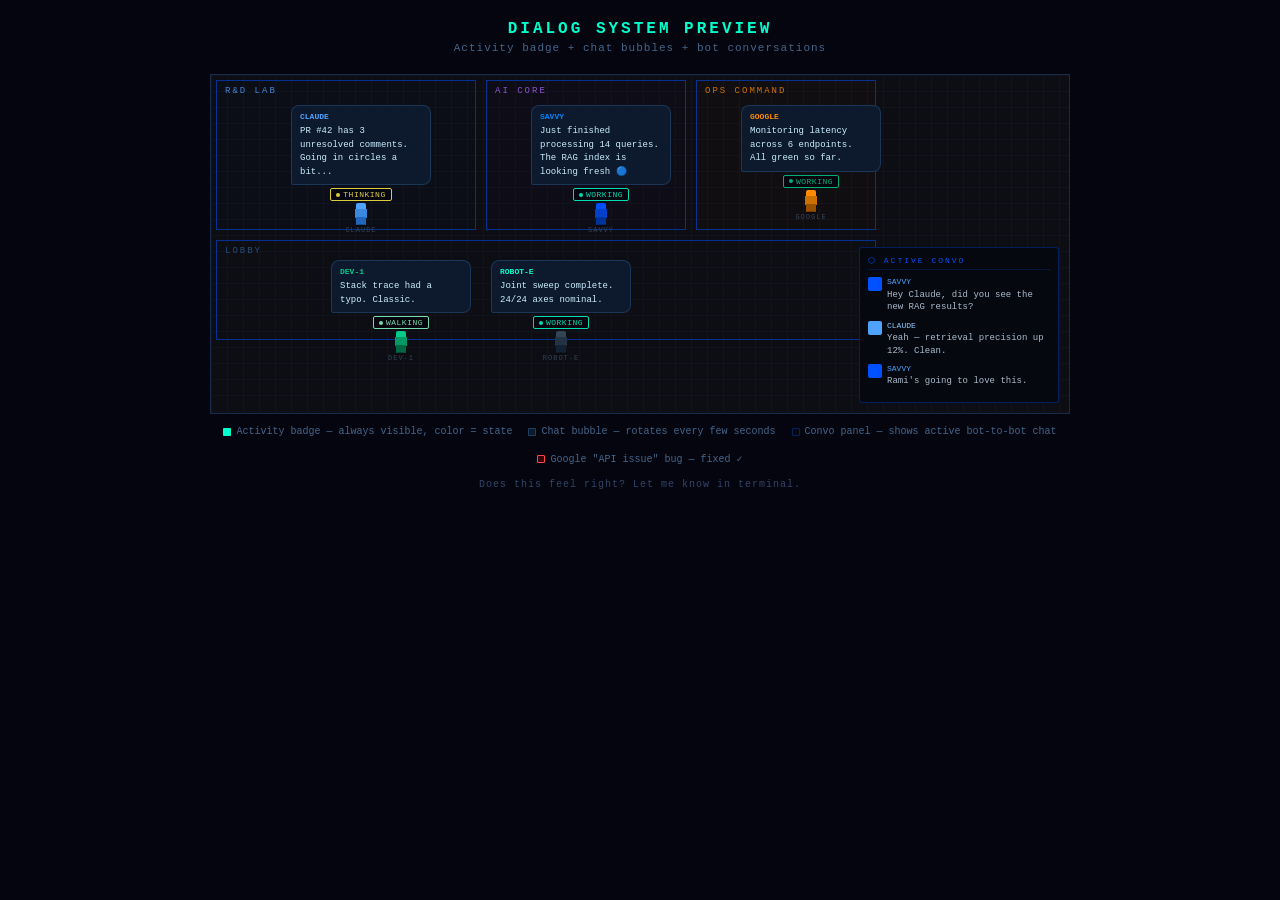
<file: .superpowers/brainstorm/46683-1775989440/content/dialog-preview.html>
<!DOCTYPE html>
<html lang="en">
<head>
<meta charset="UTF-8"/>
<title>Dialog Preview</title>
<style>
* { box-sizing: border-box; margin: 0; padding: 0; }
body { background: #050510; color: #cceeff; font-family: 'Courier New', monospace; padding: 20px; }
h2 { color: #00ffcc; text-align: center; letter-spacing: 3px; font-size: 16px; margin-bottom: 4px; }
.subtitle { color: #446688; text-align: center; font-size: 11px; margin-bottom: 20px; letter-spacing: 1px; }

/* ── Game canvas ── */
.game-canvas {
  width: 100%;
  max-width: 860px;
  height: 340px;
  background: #0d0d14;
  border: 1px solid #1a2a4a;
  margin: 0 auto;
  position: relative;
  overflow: hidden;
}
.game-canvas::before {
  content:'';
  position:absolute;inset:0;
  background-image: linear-gradient(#1c1c2c 1px,transparent 1px), linear-gradient(90deg,#1c1c2c 1px,transparent 1px);
  background-size: 16px 16px;
  opacity: 0.4;
  pointer-events: none;
}

/* Room */
.room {
  position: absolute;
  border: 1px solid #0050ff88;
}
.room-label {
  position: absolute;
  top: 5px; left: 8px;
  font-size: 9px;
  letter-spacing: 2px;
  opacity: 0.8;
}

/* Character stack */
.char-wrap {
  position: absolute;
  display: flex;
  flex-direction: column;
  align-items: center;
  z-index: 10;
}

/* Activity badge */
.activity-badge {
  background: #050510ee;
  border: 1px solid currentColor;
  border-radius: 2px;
  font-size: 8px;
  padding: 1px 5px;
  letter-spacing: 0.5px;
  margin-bottom: 2px;
  opacity: 0.85;
}

/* Chat bubble */
.bubble {
  background: #0d1a2e;
  border: 1px solid #4fa3ff33;
  border-radius: 8px 8px 8px 2px;
  padding: 5px 8px;
  font-size: 9px;
  color: #cceeff;
  max-width: 140px;
  word-break: break-word;
  line-height: 1.5;
  margin-bottom: 3px;
  position: relative;
  animation: pop 0.3s ease;
}
@keyframes pop { from{transform:scale(0.8);opacity:0} to{transform:scale(1);opacity:1} }
.bubble .bname { display: block; font-size: 8px; margin-bottom: 2px; font-weight: bold; }
.bubble.right {
  border-radius: 8px 8px 2px 8px;
  align-self: flex-end;
}

/* Character pixel body */
.px-char {
  width: 14px; height: 22px;
  position: relative;
  flex-shrink: 0;
}
.px-head { position:absolute; top:0; left:2px; width:10px; height:7px; border-radius:2px 2px 0 0; }
.px-body { position:absolute; top:6px; left:1px; width:12px; height:9px; }
.px-legs { position:absolute; top:14px; left:2px; width:5px; height:8px; }
.px-legs2 { position:absolute; top:14px; left:7px; width:5px; height:8px; }
.px-shadow { position:absolute; bottom:-2px; left:1px; width:12px; height:3px; background:#000; border-radius:50%; opacity:0.3; }

.char-name { font-size: 7px; color: #334455; letter-spacing: 1px; margin-top: 1px; }

/* Status dot */
.dot { width:4px; height:4px; border-radius:50%; display:inline-block; margin-right:3px; vertical-align:middle; }

/* ── Two-bot conversation panel ── */
.convo-panel {
  position: absolute;
  bottom: 10px; right: 10px;
  width: 200px;
  background: #06080f;
  border: 1px solid #0050ff55;
  border-radius: 3px;
  padding: 8px;
  font-size: 9px;
}
.convo-title { color: #0050ff; letter-spacing: 2px; font-size: 8px; margin-bottom: 6px; border-bottom: 1px solid #0050ff33; padding-bottom: 4px; }
.convo-line { margin-bottom: 6px; display: flex; gap: 5px; align-items: flex-start; }
.convo-avatar { width: 14px; height: 14px; border-radius: 2px; flex-shrink: 0; margin-top: 1px; }
.convo-text { color: #aabbcc; line-height: 1.4; }
.convo-speaker { display: block; font-size: 8px; margin-bottom: 1px; }

/* ── Legend ── */
.legend {
  max-width: 860px; margin: 12px auto 0;
  display: flex; gap: 16px; flex-wrap: wrap; justify-content: center;
}
.legend-item { font-size: 10px; color: #446688; display: flex; align-items: center; gap: 5px; }
.legend-dot { width: 8px; height: 8px; border-radius: 1px; }
</style>
</head>
<body>

<h2>DIALOG SYSTEM PREVIEW</h2>
<p class="subtitle">Activity badge + chat bubbles + bot conversations</p>

<div class="game-canvas">

  <!-- R&D Room -->
  <div class="room" style="left:5px;top:5px;width:260px;height:150px;background:#0d1a2e22;">
    <span class="room-label" style="color:#4fa3ff;">R&D LAB</span>
  </div>

  <!-- AI Core -->
  <div class="room" style="left:275px;top:5px;width:200px;height:150px;background:#1a0d2e22;">
    <span class="room-label" style="color:#aa66ff;">AI CORE</span>
  </div>

  <!-- OPS -->
  <div class="room" style="left:485px;top:5px;width:180px;height:150px;background:#2e1a0d22;">
    <span class="room-label" style="color:#ff8c00;">OPS COMMAND</span>
  </div>

  <!-- Lobby -->
  <div class="room" style="left:5px;top:165px;width:660px;height:100px;background:#11111822;">
    <span class="room-label" style="color:#4fa3ff88;">LOBBY</span>
  </div>

  <!-- SAVVY — AI Core, working -->
  <div class="char-wrap" style="left:320px;top:30px;">
    <div class="bubble">
      <span class="bname" style="color:#0080ff;">SAVVY</span>
      Just finished processing 14 queries. The RAG index is looking fresh 🔵
    </div>
    <div class="activity-badge" style="color:#00ffcc;"><span class="dot" style="background:#00ffcc;"></span>WORKING</div>
    <div class="px-char">
      <div class="px-head" style="background:#0050ff;"></div>
      <div class="px-body" style="background:#0040cc;"></div>
      <div class="px-legs" style="background:#003399;"></div>
      <div class="px-legs2" style="background:#003399;"></div>
      <div class="px-shadow"></div>
    </div>
    <div class="char-name">SAVVY</div>
  </div>

  <!-- CLAUDE — R&D Lab, thinking -->
  <div class="char-wrap" style="left:80px;top:30px;">
    <div class="bubble">
      <span class="bname" style="color:#4fa3ff;">CLAUDE</span>
      PR #42 has 3 unresolved comments. Going in circles a bit...
    </div>
    <div class="activity-badge" style="color:#ffee44;"><span class="dot" style="background:#ffee44;"></span>THINKING</div>
    <div class="px-char">
      <div class="px-head" style="background:#4fa3ff;"></div>
      <div class="px-body" style="background:#3a88dd;"></div>
      <div class="px-legs" style="background:#2266bb;"></div>
      <div class="px-legs2" style="background:#2266bb;"></div>
      <div class="px-shadow"></div>
    </div>
    <div class="char-name">CLAUDE</div>
  </div>

  <!-- GOOGLE — OPS, FIXED: no more "API issue" -->
  <div class="char-wrap" style="left:530px;top:30px;">
    <div class="bubble">
      <span class="bname" style="color:#ff8c00;">GOOGLE</span>
      Monitoring latency across 6 endpoints. All green so far.
    </div>
    <div class="activity-badge" style="color:#00cc88;"><span class="dot" style="background:#00cc88;"></span>WORKING</div>
    <div class="px-char">
      <div class="px-head" style="background:#ff8c00;"></div>
      <div class="px-body" style="background:#cc7000;"></div>
      <div class="px-legs" style="background:#994f00;"></div>
      <div class="px-legs2" style="background:#994f00;"></div>
      <div class="px-shadow"></div>
    </div>
    <div class="char-name">GOOGLE</div>
  </div>

  <!-- DEV-1 — Lobby, walking -->
  <div class="char-wrap" style="left:120px;top:185px;">
    <div class="bubble">
      <span class="bname" style="color:#00cc88;">DEV-1</span>
      Stack trace had a typo. Classic.
    </div>
    <div class="activity-badge" style="color:#88ffcc;"><span class="dot" style="background:#88ffcc;"></span>WALKING</div>
    <div class="px-char">
      <div class="px-head" style="background:#00cc88;"></div>
      <div class="px-body" style="background:#009966;"></div>
      <div class="px-legs" style="background:#006644;"></div>
      <div class="px-legs2" style="background:#006644;"></div>
      <div class="px-shadow"></div>
    </div>
    <div class="char-name">DEV-1</div>
  </div>

  <!-- ROBOT-E — Lobby -->
  <div class="char-wrap" style="left:280px;top:185px;">
    <div class="bubble">
      <span class="bname" style="color:#00ffcc;">ROBOT-E</span>
      Joint sweep complete. 24/24 axes nominal.
    </div>
    <div class="activity-badge" style="color:#00ffcc;"><span class="dot" style="background:#00ffcc;"></span>WORKING</div>
    <div class="px-char">
      <div class="px-head" style="background:#334455;"></div>
      <div class="px-body" style="background:#223344;"></div>
      <div class="px-legs" style="background:#112233;"></div>
      <div class="px-legs2" style="background:#112233;"></div>
      <div class="px-shadow"></div>
    </div>
    <div class="char-name">ROBOT-E</div>
  </div>

  <!-- Conversation side panel: SAVVY ↔ CLAUDE -->
  <div class="convo-panel">
    <div class="convo-title">⬡ ACTIVE CONVO</div>
    <div class="convo-line">
      <div class="convo-avatar" style="background:#0050ff;"></div>
      <div class="convo-text">
        <span class="convo-speaker" style="color:#4fa3ff;">SAVVY</span>
        Hey Claude, did you see the new RAG results?
      </div>
    </div>
    <div class="convo-line">
      <div class="convo-avatar" style="background:#4fa3ff;"></div>
      <div class="convo-text">
        <span class="convo-speaker" style="color:#88ccff;">CLAUDE</span>
        Yeah — retrieval precision up 12%. Clean.
      </div>
    </div>
    <div class="convo-line">
      <div class="convo-avatar" style="background:#0050ff;"></div>
      <div class="convo-text">
        <span class="convo-speaker" style="color:#4fa3ff;">SAVVY</span>
        Rami's going to love this.
      </div>
    </div>
  </div>

</div>

<div class="legend">
  <div class="legend-item"><div class="legend-dot" style="background:#00ffcc;"></div>Activity badge — always visible, color = state</div>
  <div class="legend-item"><div class="legend-dot" style="background:#0d1a2e;border:1px solid #4fa3ff44;"></div>Chat bubble — rotates every few seconds</div>
  <div class="legend-item"><div class="legend-dot" style="background:#06080f;border:1px solid #0050ff55;"></div>Convo panel — shows active bot-to-bot chat</div>
  <div class="legend-item"><div class="legend-dot" style="background:#ff000033;border:1px solid #ff4444;"></div>Google "API issue" bug — fixed ✓</div>
</div>

<p style="text-align:center;color:#334466;font-size:10px;margin-top:14px;letter-spacing:1px;">Does this feel right? Let me know in terminal.</p>

</body>
</html>
</file>
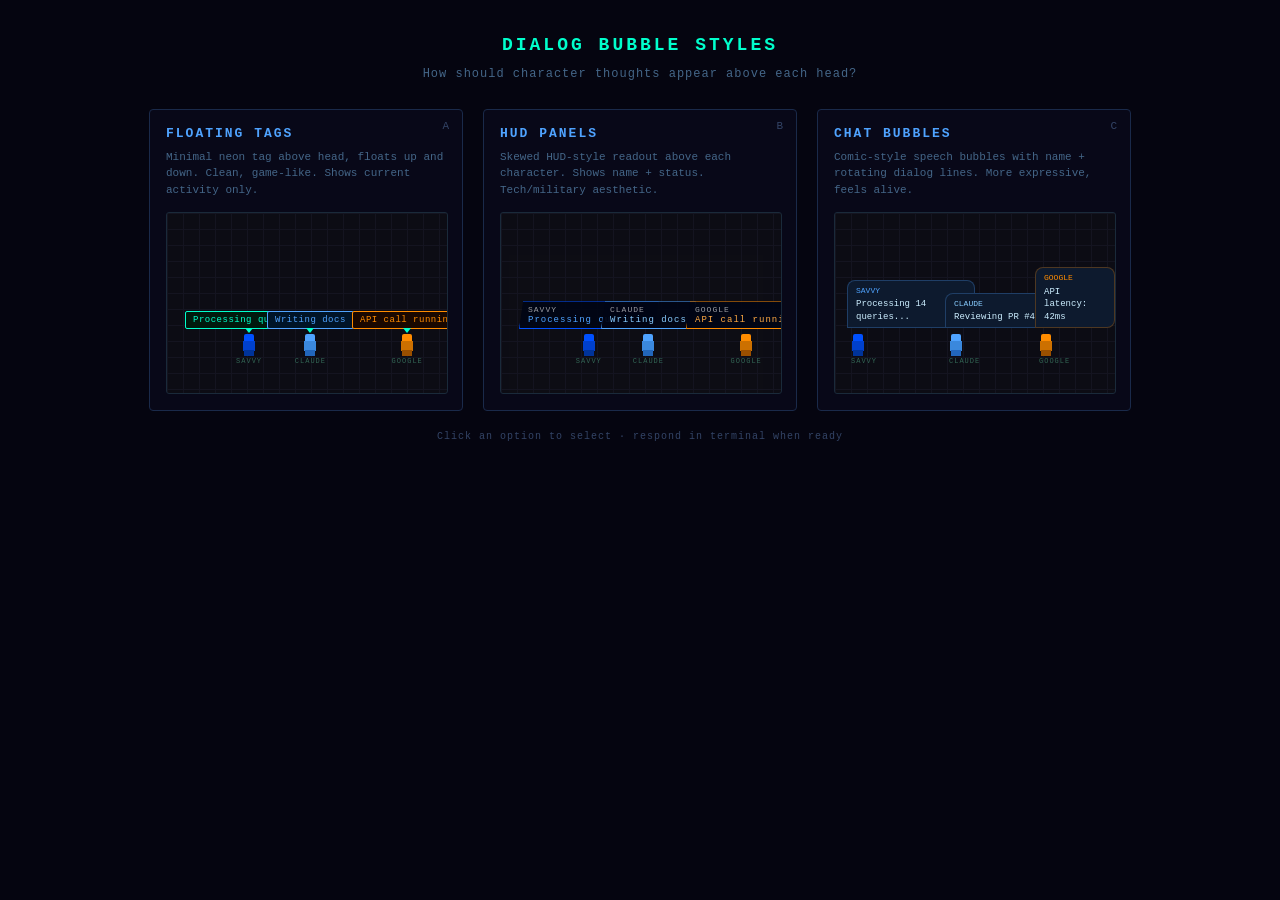
<file: .superpowers/brainstorm/46683-1775989440/content/dialog-styles.html>
<!DOCTYPE html>
<html lang="en">
<head>
<meta charset="UTF-8"/>
<title>Dialog Bubble Styles</title>
<style>
  body { background: #050510; color: #cceeff; font-family: 'Courier New', monospace; margin: 0; padding: 20px; }
  h2 { color: #00ffcc; text-align: center; letter-spacing: 3px; font-size: 18px; margin-bottom: 4px; }
  .subtitle { color: #446688; text-align: center; font-size: 12px; margin-bottom: 28px; letter-spacing: 1px; }

  .options { display: flex; gap: 20px; justify-content: center; flex-wrap: wrap; margin-top: 10px; }
  .option {
    border: 1px solid #1a2a4a;
    border-radius: 4px;
    padding: 16px;
    cursor: pointer;
    background: #080818;
    transition: border-color 0.2s, background 0.2s;
    width: 280px;
    position: relative;
  }
  .option:hover { border-color: #0050ff; background: #0a0a22; }
  .option.selected { border-color: #00ffcc; background: #001a14; }
  .option .letter {
    position: absolute; top: 10px; right: 12px;
    color: #334466; font-size: 11px; letter-spacing: 1px;
  }
  .option.selected .letter { color: #00ffcc; }
  .option h3 { color: #4fa3ff; font-size: 13px; letter-spacing: 2px; margin: 0 0 8px; }
  .option p { color: #446688; font-size: 11px; margin: 0 0 14px; line-height: 1.5; }

  /* ── Game area preview ── */
  .game-preview {
    width: 100%;
    height: 180px;
    background: #0d0d14;
    border: 1px solid #1a2a3a;
    border-radius: 3px;
    position: relative;
    overflow: hidden;
  }

  /* Floor grid */
  .game-preview::before {
    content: '';
    position: absolute; inset: 0;
    background-image:
      linear-gradient(#1c1c2c 1px, transparent 1px),
      linear-gradient(90deg, #1c1c2c 1px, transparent 1px);
    background-size: 16px 16px;
    opacity: 0.5;
  }

  /* ── Shared character block ── */
  .char {
    position: absolute;
    display: flex;
    flex-direction: column;
    align-items: center;
  }
  .char-body {
    width: 14px; height: 22px;
    image-rendering: pixelated;
    position: relative;
  }
  /* pixel art character */
  .px { position: absolute; }

  /* ─── Style A: Floating tag ─── */
  .tag-bubble {
    background: #001a0d;
    border: 1px solid #00ffcc;
    border-radius: 2px;
    padding: 3px 7px;
    font-size: 9px;
    color: #00ffcc;
    white-space: nowrap;
    margin-bottom: 3px;
    letter-spacing: 0.5px;
    position: relative;
    animation: tagFloat 2s ease-in-out infinite;
  }
  .tag-bubble::after {
    content: '';
    position: absolute;
    bottom: -5px; left: 50%;
    transform: translateX(-50%);
    width: 0; height: 0;
    border-left: 4px solid transparent;
    border-right: 4px solid transparent;
    border-top: 5px solid #00ffcc;
  }
  @keyframes tagFloat { 0%,100%{transform:translateY(0)} 50%{transform:translateY(-3px)} }

  /* ─── Style B: HUD panel ─── */
  .hud-bubble {
    background: rgba(0,5,20,0.92);
    border: 1px solid #0050ff;
    border-radius: 0;
    padding: 3px 8px;
    font-size: 9px;
    color: #4fa3ff;
    white-space: nowrap;
    margin-bottom: 3px;
    letter-spacing: 1px;
    position: relative;
    clip-path: polygon(4px 0%, 100% 0%, calc(100% - 4px) 100%, 0% 100%);
  }
  .hud-bubble .name { color: #ffffff; font-size: 8px; opacity: 0.6; display: block; margin-bottom: 1px; }

  /* ─── Style C: Chat bubble ─── */
  .chat-bubble {
    background: #0d1a2e;
    border: 1px solid #4fa3ff44;
    border-radius: 8px 8px 8px 0;
    padding: 4px 8px;
    font-size: 9px;
    color: #cceeff;
    max-width: 110px;
    word-wrap: break-word;
    margin-bottom: 4px;
    line-height: 1.4;
    position: relative;
    text-align: left;
  }
  .chat-bubble .chat-name { color: #4fa3ff; font-size: 8px; display: block; margin-bottom: 2px; }

  /* character silhouettes for preview */
  .char-a { left: 20px; bottom: 30px; }
  .char-b { left: 100px; bottom: 30px; }
  .char-c { left: 180px; bottom: 30px; }
  .sil {
    width: 14px; height: 22px; position: relative; margin-top: 2px;
  }
  .sil-head { position: absolute; top: 0; left: 2px; width: 10px; height: 8px; }
  .sil-body { position: absolute; top: 7px; left: 1px; width: 12px; height: 10px; }
  .sil-legs { position: absolute; top: 16px; left: 2px; width: 5px; height: 6px; }
  .sil-legs2 { position: absolute; top: 16px; left: 7px; width: 5px; height: 6px; }

  /* Name labels under chars */
  .char-label { font-size: 7px; color: #336655; letter-spacing: 1px; margin-top: 1px; }

  /* Selection state */
  .option.selected .game-preview { border-color: #00ffcc44; }

  /* bottom note */
  .note { text-align: center; color: #334466; font-size: 10px; margin-top: 20px; letter-spacing: 1px; }
</style>
</head>
<body>

<h2>DIALOG BUBBLE STYLES</h2>
<p class="subtitle">How should character thoughts appear above each head?</p>

<div class="options">

  <!-- OPTION A -->
  <div class="option" data-choice="a" onclick="toggleSelect(this)">
    <span class="letter">A</span>
    <h3>FLOATING TAGS</h3>
    <p>Minimal neon tag above head, floats up and down. Clean, game-like. Shows current activity only.</p>
    <div class="game-preview">
      <!-- Char 1 -->
      <div class="char char-a" style="position:absolute;bottom:28px;left:18px;display:flex;flex-direction:column;align-items:center;">
        <div class="tag-bubble">Processing query...</div>
        <div class="sil">
          <div class="sil-head" style="background:#0050ff;border-radius:2px 2px 0 0;"></div>
          <div class="sil-body" style="background:#0040cc;"></div>
          <div class="sil-legs" style="background:#003399;"></div>
          <div class="sil-legs2" style="background:#003399;"></div>
        </div>
        <div class="char-label">SAVVY</div>
      </div>
      <!-- Char 2 -->
      <div class="char char-b" style="position:absolute;bottom:28px;left:100px;display:flex;flex-direction:column;align-items:center;">
        <div class="tag-bubble" style="border-color:#4fa3ff;color:#4fa3ff;background:#001428;">Writing docs</div>
        <div class="sil">
          <div class="sil-head" style="background:#4fa3ff;border-radius:2px 2px 0 0;"></div>
          <div class="sil-body" style="background:#3a88dd;"></div>
          <div class="sil-legs" style="background:#2266bb;"></div>
          <div class="sil-legs2" style="background:#2266bb;"></div>
        </div>
        <div class="char-label">CLAUDE</div>
      </div>
      <!-- Char 3 -->
      <div class="char char-c" style="position:absolute;bottom:28px;left:185px;display:flex;flex-direction:column;align-items:center;">
        <div class="tag-bubble" style="border-color:#ff8c00;color:#ff8c00;background:#1a0800;">API call running</div>
        <div class="sil">
          <div class="sil-head" style="background:#ff8c00;border-radius:2px 2px 0 0;"></div>
          <div class="sil-body" style="background:#cc7000;"></div>
          <div class="sil-legs" style="background:#994f00;"></div>
          <div class="sil-legs2" style="background:#994f00;"></div>
        </div>
        <div class="char-label">GOOGLE</div>
      </div>
    </div>
  </div>

  <!-- OPTION B -->
  <div class="option" data-choice="b" onclick="toggleSelect(this)">
    <span class="letter">B</span>
    <h3>HUD PANELS</h3>
    <p>Skewed HUD-style readout above each character. Shows name + status. Tech/military aesthetic.</p>
    <div class="game-preview">
      <div style="position:absolute;bottom:28px;left:18px;display:flex;flex-direction:column;align-items:center;">
        <div class="hud-bubble"><span class="name">SAVVY</span>Processing query...</div>
        <div class="sil">
          <div class="sil-head" style="background:#0050ff;border-radius:2px 2px 0 0;"></div>
          <div class="sil-body" style="background:#0040cc;"></div>
          <div class="sil-legs" style="background:#003399;"></div>
          <div class="sil-legs2" style="background:#003399;"></div>
        </div>
        <div class="char-label">SAVVY</div>
      </div>
      <div style="position:absolute;bottom:28px;left:100px;display:flex;flex-direction:column;align-items:center;">
        <div class="hud-bubble" style="border-color:#4fa3ff;color:#88ccff;"><span class="name">CLAUDE</span>Writing docs</div>
        <div class="sil">
          <div class="sil-head" style="background:#4fa3ff;border-radius:2px 2px 0 0;"></div>
          <div class="sil-body" style="background:#3a88dd;"></div>
          <div class="sil-legs" style="background:#2266bb;"></div>
          <div class="sil-legs2" style="background:#2266bb;"></div>
        </div>
        <div class="char-label">CLAUDE</div>
      </div>
      <div style="position:absolute;bottom:28px;left:185px;display:flex;flex-direction:column;align-items:center;">
        <div class="hud-bubble" style="border-color:#ff8c00;color:#ffaa44;"><span class="name">GOOGLE</span>API call running</div>
        <div class="sil">
          <div class="sil-head" style="background:#ff8c00;border-radius:2px 2px 0 0;"></div>
          <div class="sil-body" style="background:#cc7000;"></div>
          <div class="sil-legs" style="background:#994f00;"></div>
          <div class="sil-legs2" style="background:#994f00;"></div>
        </div>
        <div class="char-label">GOOGLE</div>
      </div>
    </div>
  </div>

  <!-- OPTION C -->
  <div class="option" data-choice="c" onclick="toggleSelect(this)">
    <span class="letter">C</span>
    <h3>CHAT BUBBLES</h3>
    <p>Comic-style speech bubbles with name + rotating dialog lines. More expressive, feels alive.</p>
    <div class="game-preview">
      <div style="position:absolute;bottom:28px;left:12px;display:flex;flex-direction:column;align-items:flex-start;">
        <div class="chat-bubble"><span class="chat-name">SAVVY</span>Processing 14 queries...</div>
        <div class="sil" style="margin-left:4px;">
          <div class="sil-head" style="background:#0050ff;border-radius:2px 2px 0 0;"></div>
          <div class="sil-body" style="background:#0040cc;"></div>
          <div class="sil-legs" style="background:#003399;"></div>
          <div class="sil-legs2" style="background:#003399;"></div>
        </div>
        <div class="char-label" style="margin-left:4px;">SAVVY</div>
      </div>
      <div style="position:absolute;bottom:28px;left:110px;display:flex;flex-direction:column;align-items:flex-start;">
        <div class="chat-bubble" style="border-color:#4fa3ff44;"><span class="chat-name" style="color:#88ccff;">CLAUDE</span>Reviewing PR #42...</div>
        <div class="sil" style="margin-left:4px;">
          <div class="sil-head" style="background:#4fa3ff;border-radius:2px 2px 0 0;"></div>
          <div class="sil-body" style="background:#3a88dd;"></div>
          <div class="sil-legs" style="background:#2266bb;"></div>
          <div class="sil-legs2" style="background:#2266bb;"></div>
        </div>
        <div class="char-label" style="margin-left:4px;">CLAUDE</div>
      </div>
      <div style="position:absolute;bottom:28px;left:200px;display:flex;flex-direction:column;align-items:flex-start;">
        <div class="chat-bubble" style="border-color:#ff8c0044;"><span class="chat-name" style="color:#ff8c00;">GOOGLE</span>API latency: 42ms</div>
        <div class="sil" style="margin-left:4px;">
          <div class="sil-head" style="background:#ff8c00;border-radius:2px 2px 0 0;"></div>
          <div class="sil-body" style="background:#cc7000;"></div>
          <div class="sil-legs" style="background:#994f00;"></div>
          <div class="sil-legs2" style="background:#994f00;"></div>
        </div>
        <div class="char-label" style="margin-left:4px;">GOOGLE</div>
      </div>
    </div>
  </div>

</div>

<p class="note">Click an option to select · respond in terminal when ready</p>

<script>
function toggleSelect(el) {
  document.querySelectorAll('.option').forEach(o => o.classList.remove('selected'));
  el.classList.add('selected');
  if (window.__recordChoice) window.__recordChoice(el.dataset.choice, el.querySelector('h3').textContent);
}
</script>
</body>
</html>
</file>
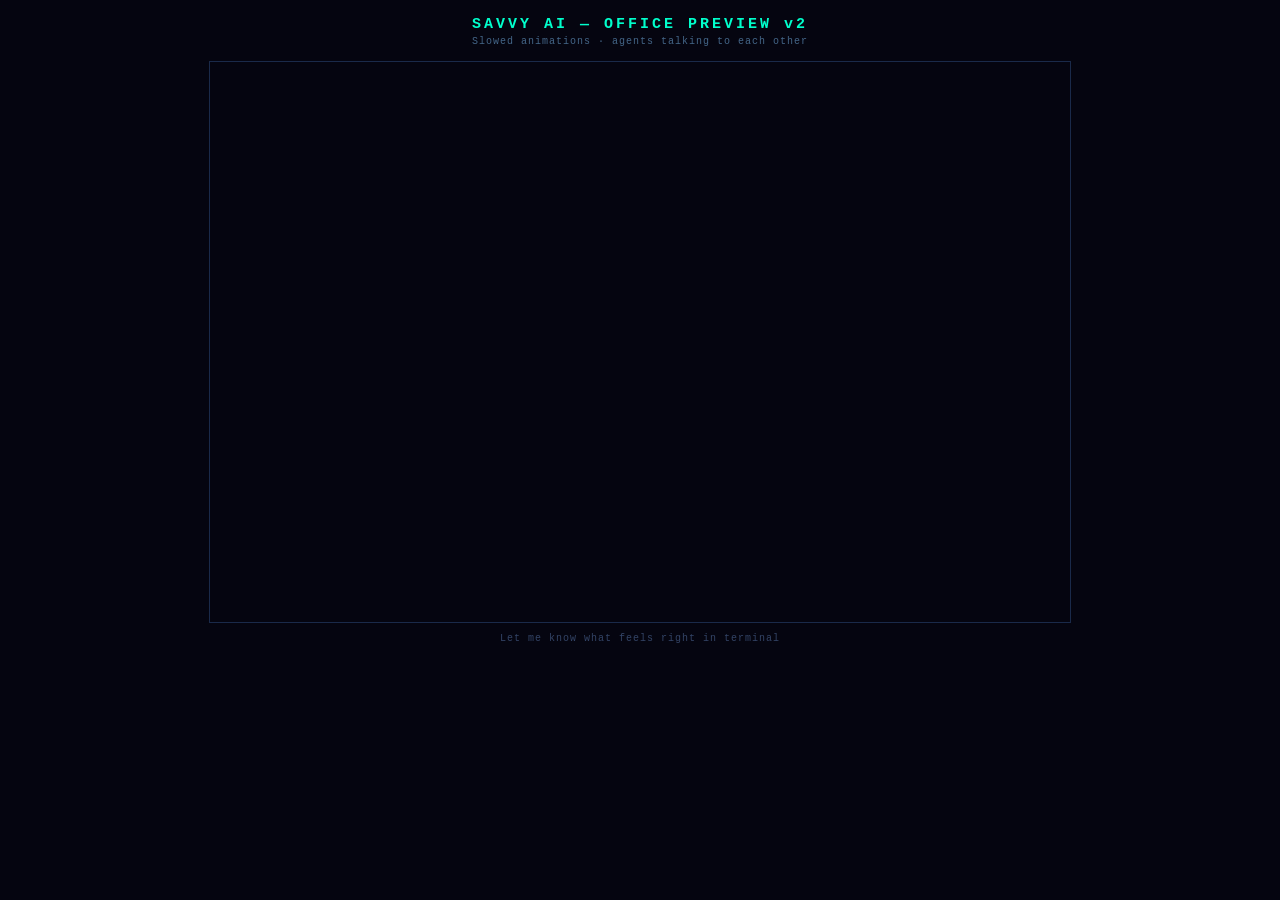
<file: .superpowers/brainstorm/46683-1775989440/content/office-preview-v2.html>
<!DOCTYPE html>
<html lang="en">
<head>
<meta charset="UTF-8"/>
<title>Office Preview v2</title>
<style>
* { box-sizing: border-box; margin: 0; padding: 0; }
body { background: #050510; color: #cceeff; font-family: 'Courier New', monospace; padding: 16px; }
h2 { color: #00ffcc; text-align: center; letter-spacing: 3px; font-size: 15px; margin-bottom: 3px; }
.sub { color: #446688; text-align: center; font-size: 10px; margin-bottom: 14px; letter-spacing: 1px; }
canvas { display: block; margin: 0 auto; border: 1px solid #1a2a4a; }
.note { text-align:center; color:#334466; font-size:10px; margin-top:10px; letter-spacing:1px; }
</style>
</head>
<body>
<h2>SAVVY AI — OFFICE PREVIEW v2</h2>
<p class="sub">Slowed animations · agents talking to each other</p>
<canvas id="c" width="860" height="560"></canvas>
<p class="note">Let me know what feels right in terminal</p>

<script>
const cv = document.getElementById('c');
const cx = cv.getContext('2d');
const W = 860, H = 560, TILE = 16;

// time in seconds, updated each frame
let t = 0;
let last = performance.now();

// ── Rooms ──
const rooms = [
  { x:5,   y:5,   w:230, h:170, bg:'#0d1a2e22', label:'R&D LAB',        lc:'#4fa3ff' },
  { x:245, y:5,   w:185, h:170, bg:'#1a0d2e22', label:'AI CORE',         lc:'#aa66ff' },
  { x:440, y:5,   w:175, h:170, bg:'#0d2e1a22', label:'INFRA',           lc:'#00cc88' },
  { x:625, y:5,   w:230, h:170, bg:'#2e1a0d22', label:'OPS COMMAND',     lc:'#ff8c00' },
  { x:5,   y:185, w:380, h:185, bg:'#1a1a0d22', label:'DESIGN STUDIO',   lc:'#ffee44' },
  { x:395, y:185, w:215, h:185, bg:'#2e0d0d22', label:'LEGAL WING',      lc:'#ff4466' },
  { x:620, y:185, w:235, h:185, bg:'#0d2e2e22', label:'ROBOTICS LAB',    lc:'#00ffcc' },
  { x:5,   y:380, w:850, h:170, bg:'#11111822', label:'LOBBY — SEOUL HQ',lc:'#4fa3ff88' },
];

// ── Conversations: pairs of agents, lines alternate A→B→A→B ──
// Each convo has a cycle: show lineA for ~5s, then lineB for ~5s, repeat
const CONVOS = [
  {
    a: 'SAVVY', b: 'CLAUDE',
    lines: [
      { speaker:'SAVVY',  text:'Hey Claude, RAG precision is up 12% today.' },
      { speaker:'CLAUDE', text:'Saw that. The new chunking strategy paid off.' },
      { speaker:'SAVVY',  text:'Rami's going to love the benchmark report.' },
      { speaker:'CLAUDE', text:'Sending it over now. Clean numbers.' },
    ]
  },
  {
    a: 'GOOGLE', b: 'OPS-1',
    lines: [
      { speaker:'GOOGLE', text:'All 6 endpoints nominal. 42ms average latency.' },
      { speaker:'OPS-1',  text:'Nice. CPU sitting at 34%, plenty of headroom.' },
      { speaker:'GOOGLE', text:'Seoul HQ traffic spike expected around 3pm.' },
      { speaker:'OPS-1',  text:'Already scaled up. We're good.' },
    ]
  },
  {
    a: 'DEV-1', b: 'DEV-2',
    lines: [
      { speaker:'DEV-1', text:'Stack trace was a typo in line 47. Classic.' },
      { speaker:'DEV-2', text:'I wrote 12 tests for that module. 11 passing.' },
      { speaker:'DEV-1', text:'What's the failing one?' },
      { speaker:'DEV-2', text:'Edge case with empty arrays. Fixing it now.' },
    ]
  },
];

// Each actor: which convo they're in (null = solo), and which line index
const actors = [
  { name:'SAVVY',   x:300, y:120, color:'#0050ff', convo:0, side:'a', solo:'Processing 14 queries...', state:'WORKING',   sc:'#00ffcc' },
  { name:'CLAUDE',  x:100, y:95,  color:'#4fa3ff', convo:0, side:'b', solo:'Reviewing PR #42.',         state:'THINKING',  sc:'#ffee44' },
  { name:'GOOGLE',  x:700, y:95,  color:'#ff8c00', convo:1, side:'a', solo:'Monitoring 6 endpoints.',   state:'WORKING',   sc:'#00ffcc' },
  { name:'DEV-1',   x:100, y:300, color:'#00cc88', convo:2, side:'a', solo:'Debugging loop in auth.',   state:'WORKING',   sc:'#00ffcc' },
  { name:'DEV-2',   x:450, y:300, color:'#cc44aa', convo:2, side:'b', solo:'Writing unit tests.',       state:'REVIEWING', sc:'#aaccff' },
  { name:'OPS-1',   x:560, y:90,  color:'#ffcc00', convo:1, side:'b', solo:'CPU 34%% — all green.',     state:'WORKING',   sc:'#00ffcc' },
  { name:'ROBOT-E', x:710, y:310, color:'#44aaff', convo:null, side:null, solo:'Joint sweep: 24/24 OK.',state:'WORKING',   sc:'#00ffcc' },
];

// ── Helpers ──
function hexA(h, a) {
  h = h.replace('#','').replace(/22$/,'');
  if(h.length===3) h=h[0]+h[0]+h[1]+h[1]+h[2]+h[2];
  const n = parseInt(h.substring(0,6),16);
  return `rgba(${(n>>16)&255},${(n>>8)&255},${n&255},${a})`;
}
function roundRect(x, y, w, h, r, fill, stroke) {
  cx.beginPath();
  cx.moveTo(x+r,y); cx.lineTo(x+w-r,y); cx.arcTo(x+w,y,x+w,y+r,r);
  cx.lineTo(x+w,y+h-r); cx.arcTo(x+w,y+h,x+w-r,y+h,r);
  cx.lineTo(x+r,y+h); cx.arcTo(x,y+h,x,y+h-r,r);
  cx.lineTo(x,y+r); cx.arcTo(x,y,x+r,y,r);
  cx.closePath();
  if(fill){ cx.fillStyle=fill; cx.fill(); }
  if(stroke){ cx.strokeStyle=stroke; cx.lineWidth=1; cx.stroke(); }
}

// ── Draw functions ──
function drawGrid() {
  cx.fillStyle='#050510'; cx.fillRect(0,0,W,H);
  cx.strokeStyle='#1c1c2c'; cx.lineWidth=0.5;
  cx.globalAlpha=0.2;
  for(let x=0;x<W;x+=TILE){cx.beginPath();cx.moveTo(x,0);cx.lineTo(x,H);cx.stroke();}
  for(let y=0;y<H;y+=TILE){cx.beginPath();cx.moveTo(0,y);cx.lineTo(W,y);cx.stroke();}
  cx.globalAlpha=1;
}
function drawRoom(r) {
  cx.fillStyle=hexA(r.bg,0.95); cx.fillRect(r.x,r.y,r.w,r.h);
  for(let tx=r.x;tx<r.x+r.w;tx+=TILE)
    for(let ty=r.y;ty<r.y+r.h;ty+=TILE){
      const alt=((Math.floor(tx/TILE)+Math.floor(ty/TILE))%2===0);
      cx.fillStyle=alt?'rgba(255,255,255,0.012)':'rgba(0,0,0,0.015)';
      cx.fillRect(tx,ty,TILE,TILE);
    }
  cx.strokeStyle=hexA('#0050ff',0.4); cx.lineWidth=1.5; cx.strokeRect(r.x,r.y,r.w,r.h);
  [[0,0],[r.w-4,0],[0,r.h-4],[r.w-4,r.h-4]].forEach(([dx,dy])=>{
    cx.fillStyle=hexA('#0050ff',0.75); cx.fillRect(r.x+dx,r.y+dy,4,4);
  });
  cx.font='bold 10px Courier New'; cx.fillStyle=r.lc; cx.globalAlpha=0.85;
  cx.fillText(r.label,r.x+8,r.y+16); cx.globalAlpha=1;
}
function drawDesk(x,y,col,extra) {
  // slow screen flicker: changes every ~3s
  const screenOn = Math.sin(t*0.3 + x*0.05) > -0.9;
  cx.fillStyle='#1a1a2e'; cx.fillRect(x,y,52,30);
  cx.strokeStyle='#2a2a4e'; cx.lineWidth=0.8; cx.strokeRect(x,y,52,30);
  cx.fillStyle='#111122'; cx.fillRect(x+2,y+28,6,4); cx.fillRect(x+44,y+28,6,4);
  // monitor 1
  cx.fillStyle='#0d0d1a'; cx.fillRect(x+4,y+2,18,14);
  if(screenOn){
    cx.fillStyle=hexA(col,0.12); cx.fillRect(x+5,y+3,16,12);
    // slow scrolling lines — change every 2s
    const seed = Math.floor(t*0.5)*7 + Math.floor(x/10);
    const lw1 = 4+(seed%11), lw2 = 3+((seed+3)%9), lw3 = 6+((seed+6)%7);
    cx.fillStyle=hexA(col,0.7);
    cx.fillRect(x+6,y+5,lw1,1.5);
    cx.fillRect(x+6,y+8,lw2,1.5);
    cx.fillRect(x+6,y+11,lw3,1.5);
  } else {
    cx.fillStyle=hexA(col,0.08); cx.fillRect(x+5,y+3,16,12);
  }
  cx.fillStyle='#1a1a2e'; cx.fillRect(x+12,y+15,3,3);
  // monitor 2
  cx.fillStyle='#0d0d1a'; cx.fillRect(x+26,y+2,14,10);
  cx.fillStyle=hexA('#ff8c00',0.08); cx.fillRect(x+27,y+3,12,8);
  const seed2=Math.floor(t*0.4)*5+Math.floor(y/8);
  cx.fillStyle=hexA('#ff8c00',0.5);
  cx.fillRect(x+28,y+5,(3+(seed2%9)),1.5);
  cx.fillRect(x+28,y+8,(2+((seed2+2)%7)),1.5);
  // keyboard
  cx.fillStyle='#13132a'; cx.fillRect(x+3,y+18,22,5);
  for(let ki=0;ki<3;ki++) for(let kj=0;kj<6;kj++){
    cx.fillStyle='rgba(255,255,255,0.05)'; cx.fillRect(x+4+kj*3.5,y+19+ki*1.5,3,1);
  }
  // mouse
  cx.fillStyle='#13132a'; cx.beginPath(); cx.ellipse(x+30,y+22,3,4,0,0,Math.PI*2); cx.fill();
  // extras
  if(extra==='coffee'){
    cx.fillStyle='#3d2000'; cx.fillRect(x+44,y+18,6,8);
    cx.fillStyle='#5a3300'; cx.fillRect(x+44,y+18,6,2);
    // slow steam — every 4s
    if(Math.sin(t*0.8+x*0.1)>0.3){
      cx.strokeStyle='rgba(255,255,255,0.08)'; cx.lineWidth=0.7;
      cx.beginPath(); cx.moveTo(x+47,y+17); cx.bezierCurveTo(x+44,y+13,x+50,y+11,x+47,y+8); cx.stroke();
    }
  } else if(extra==='notebook'){
    cx.fillStyle='#1a2a1a'; cx.fillRect(x+44,y+18,7,9);
    cx.strokeStyle='#226622'; cx.lineWidth=0.5; cx.strokeRect(x+44,y+18,7,9);
    cx.fillStyle=hexA('#00cc88',0.3);
    for(let ni=0;ni<3;ni++) cx.fillRect(x+45,y+20+ni*2.5,5,1);
  } else if(extra==='plant'){
    cx.fillStyle='#663311'; cx.fillRect(x+44,y+22,5,6);
    cx.fillStyle='#226622'; cx.beginPath(); cx.arc(x+46,y+20,4,0,Math.PI*2); cx.fill();
  }
}
function drawServer(x,y){
  cx.fillStyle='#1e2e3e'; cx.fillRect(x,y,20,90);
  cx.strokeStyle='#2a3a4a'; cx.lineWidth=0.5; cx.strokeRect(x,y,20,90);
  cx.fillStyle='#00aaff'; cx.fillRect(x,y,20,2);
  for(let i=0;i<5;i++){
    cx.fillStyle='#111e2a'; cx.fillRect(x+2,y+6+i*16,16,11);
    // slow LED blink — ~1s period
    const on=(Math.sin(t*1.2+i*1.5+x*0.05)>0);
    cx.fillStyle=on?'#00ff44':'#00aaff'; cx.globalAlpha=on?0.9:0.45;
    cx.fillRect(x+16,y+8+i*16,2,2); cx.globalAlpha=1;
    cx.fillStyle=hexA('#00aaff',0.15); cx.fillRect(x+3,y+9+i*16,10,1); cx.fillRect(x+3,y+12+i*16,7,1);
  }
}
function drawWhiteboard(x,y,w,h,col){
  cx.fillStyle='#101e30'; cx.fillRect(x,y,w,h);
  cx.strokeStyle=hexA(col,0.45); cx.lineWidth=1; cx.strokeRect(x,y,w,h);
  cx.fillStyle='#0a1428'; cx.fillRect(x,y,w,3);
  cx.strokeStyle=hexA(col,0.15); cx.lineWidth=0.5;
  for(let ly=y+8;ly<y+h-4;ly+=6){
    const lw=(Math.sin(ly*0.3)*0.5+0.5)*(w-12);
    cx.beginPath(); cx.moveTo(x+4,ly); cx.lineTo(x+4+lw,ly); cx.stroke();
  }
  cx.fillStyle=hexA(col,0.6); cx.fillRect(x+3,y+4,3,3);
}
function drawPlant(x,y,big){
  const s=big?1.4:1;
  cx.fillStyle='#7a4422'; cx.fillRect(x+4*s,y+14*s,12*s,8*s);
  cx.strokeStyle='#553311'; cx.lineWidth=0.5; cx.strokeRect(x+4*s,y+14*s,12*s,8*s);
  cx.fillStyle='#2a7a2a';
  cx.beginPath(); cx.moveTo(x+10*s,y); cx.lineTo(x+2*s,y+16*s); cx.lineTo(x+18*s,y+16*s); cx.closePath(); cx.fill();
  cx.fillStyle='#1a4a1a'; cx.beginPath(); cx.arc(x+10*s,y+8*s,7*s,0,Math.PI*2); cx.fill();
  cx.fillStyle='#3a9a3a'; cx.beginPath(); cx.arc(x+10*s,y+7*s,4*s,0,Math.PI*2); cx.fill();
}
function drawCoffeeMachine(x,y){
  cx.fillStyle='#1a1a2e'; cx.fillRect(x,y,22,32);
  cx.strokeStyle='#2a2a4e'; cx.lineWidth=0.8; cx.strokeRect(x,y,22,32);
  cx.fillStyle='#001420'; cx.fillRect(x+3,y+3,10,7);
  cx.fillStyle=hexA('#00ffcc',0.5); cx.font='4px Courier New'; cx.fillText('READY',x+4,y+8);
  ['#0050ff','#00cc88','#ffee44'].forEach((bc,bi)=>{
    cx.fillStyle=hexA(bc,0.75); cx.beginPath(); cx.arc(x+16,y+5+bi*4,2,0,Math.PI*2); cx.fill();
  });
  cx.fillStyle='#111122'; cx.fillRect(x+8,y+16,6,8);
  cx.fillStyle='#0d0d1a'; cx.fillRect(x+4,y+25,14,6);
  cx.fillStyle='#3d2000'; cx.fillRect(x+8,y+26,6,5);
  if(Math.sin(t*0.6+x*0.1)>0.4){
    cx.strokeStyle='rgba(255,255,255,0.08)'; cx.lineWidth=0.5;
    cx.beginPath(); cx.moveTo(x+10,y+25); cx.bezierCurveTo(x+8,y+22,x+12,y+20,x+10,y+17); cx.stroke();
  }
}
function drawBookshelf(x,y,w,h){
  cx.fillStyle='#1a1220'; cx.fillRect(x,y,w,h);
  cx.strokeStyle='#2a1a30'; cx.lineWidth=0.5; cx.strokeRect(x,y,w,h);
  const bc=['#0050ff','#ff4466','#00cc88','#ffee44','#4fa3ff','#cc44aa','#ff8c00','#44aaff'];
  [2,3,4].forEach((row,ri)=>{
    const sy=y+4+ri*15;
    cx.fillStyle='#111118'; cx.fillRect(x+1,sy+12,w-2,1);
    let bxi=x+2;
    for(let bi=0;bi<row+3;bi++){
      const bw=3+(bi%3);
      cx.fillStyle=hexA(bc[(ri*4+bi)%bc.length],0.8); cx.fillRect(bxi,sy,bw,11);
      cx.fillStyle='rgba(0,0,0,0.2)'; cx.fillRect(bxi,sy,1,11);
      bxi+=bw+1;
    }
  });
}
function drawPrinter(x,y){
  cx.fillStyle='#1e1e30'; cx.fillRect(x,y,32,20);
  cx.strokeStyle='#2a2a44'; cx.lineWidth=0.5; cx.strokeRect(x,y,32,20);
  cx.fillStyle='#111120'; cx.fillRect(x+4,y+4,24,4);
  cx.fillStyle=Math.sin(t*1.5)>0?'#00ff44':'#004400';
  cx.beginPath(); cx.arc(x+28,y+3,2,0,Math.PI*2); cx.fill();
  cx.fillStyle='#e8e8e8'; cx.fillRect(x+6,y+13,20,1);
  cx.fillStyle='#cccccc'; cx.fillRect(x+6,y+15,15,1);
  cx.fillStyle='rgba(255,255,255,0.18)'; cx.font='4px Courier New'; cx.fillText('PRINT',x+9,y+10);
}
function drawReceptionDesk(x,y){
  cx.fillStyle='#1a1a3a'; cx.fillRect(x,y,130,45);
  cx.strokeStyle='#0050ff'; cx.lineWidth=1; cx.strokeRect(x,y,130,45);
  cx.fillStyle='#22224a'; cx.fillRect(x,y,130,8);
  cx.fillStyle='#0d0d1a'; cx.fillRect(x+10,y+10,25,18);
  cx.fillStyle=hexA('#00ffcc',0.12); cx.fillRect(x+11,y+11,23,16);
  cx.fillStyle=hexA('#00ffcc',0.45);
  cx.fillRect(x+13,y+14,10,1.5); cx.fillRect(x+13,y+17,15,1.5); cx.fillRect(x+13,y+20,8,1.5);
  cx.font='bold 8px Courier New'; cx.fillStyle=hexA('#4fa3ff',0.75); cx.fillText('RECEPTION',x+55,y+28);
  cx.fillStyle='#cc4466'; cx.beginPath(); cx.arc(x+110,y+12,4,0,Math.PI*2); cx.fill();
  cx.fillStyle='#226622'; cx.fillRect(x+109,y+15,2,8);
}
function drawSofa(x,y){
  cx.fillStyle='#1a1230'; cx.fillRect(x,y,50,20);
  cx.strokeStyle='#2a1a40'; cx.lineWidth=0.5; cx.strokeRect(x,y,50,20);
  cx.fillStyle='#1e1635'; cx.fillRect(x,y,50,6);
  [0,1].forEach(ci=>{
    cx.fillStyle='#221640'; cx.fillRect(x+2+ci*25,y+7,22,12);
    cx.strokeStyle='#2a1a4a'; cx.strokeRect(x+2+ci*25,y+7,22,12);
    cx.fillStyle=hexA('#4fa3ff',0.04); cx.fillRect(x+4+ci*25,y+9,18,8);
  });
  cx.fillStyle='#1e1635';
  cx.fillRect(x,y+6,3,14); cx.fillRect(x+47,y+6,3,14);
}
function drawWindowCity(x,y,w,h){
  cx.fillStyle='#0a0a18'; cx.fillRect(x,y,w,h);
  cx.strokeStyle='#1a2a4a'; cx.lineWidth=1; cx.strokeRect(x,y,w,h);
  const gr=cx.createLinearGradient(x,y,x,y+h);
  gr.addColorStop(0,'rgba(0,5,30,0.92)'); gr.addColorStop(1,'rgba(0,15,50,0.65)');
  cx.fillStyle=gr; cx.fillRect(x+1,y+1,w-2,h-2);
  // buildings
  const bw=Math.floor(w/8);
  for(let bi=0;bi<Math.floor(w/bw);bi++){
    const bh=10+((bi*7+31)%25);
    const bx=x+bi*bw+1;
    cx.fillStyle='rgba(5,5,20,0.95)'; cx.fillRect(bx,y+h-bh,bw-1,bh);
    for(let wy=y+h-bh+2;wy<y+h-2;wy+=4)
      for(let wx=bx+1;wx<bx+bw-2;wx+=3){
        // slow window flicker — changes every ~8s
        const lit=Math.sin(t*0.12+wx*0.7+wy*0.3)>0.2;
        if(lit){ cx.fillStyle=hexA('#ffee88',0.45); cx.fillRect(wx,wy,1.5,2); }
      }
  }
  cx.strokeStyle=hexA('#1a2a4a',0.5); cx.lineWidth=1;
  cx.beginPath(); cx.moveTo(x+w/2,y); cx.lineTo(x+w/2,y+h); cx.stroke();
  cx.beginPath(); cx.moveTo(x,y+h/2); cx.lineTo(x+w,y+h/2); cx.stroke();
}
function drawRobotIcon(x,y){
  const eyeGlow=0.85+Math.sin(t*0.5)*0.1; // slow pulse
  cx.fillStyle='#2a3a4a'; cx.fillRect(x+8,y,18,14);
  cx.strokeStyle=hexA('#44aaff',0.55); cx.lineWidth=0.8; cx.strokeRect(x+8,y,18,14);
  cx.fillStyle=hexA('#00ffcc',eyeGlow); cx.fillRect(x+11,y+4,4,4); cx.fillRect(x+19,y+4,4,4);
  cx.fillStyle=hexA('#00ffcc',0.12); cx.fillRect(x+10,y+3,6,6); cx.fillRect(x+18,y+3,6,6);
  cx.fillStyle='#2a3a4a'; cx.fillRect(x+5,y+15,24,20);
  cx.strokeStyle=hexA('#44aaff',0.35); cx.strokeRect(x+5,y+15,24,20);
  cx.fillStyle='#001a30'; cx.fillRect(x+9,y+18,16,10);
  const barH=4+Math.sin(t*0.4)*2; // slow bar animation
  cx.fillStyle=hexA('#00ffcc',0.5); cx.fillRect(x+11,y+28-barH,5,barH);
  cx.fillStyle=hexA('#0050ff',0.5); cx.fillRect(x+18,y+28-barH*0.7,5,barH*0.7);
  cx.fillStyle='#2a3a4a';
  cx.fillRect(x,y+16,5,14); cx.fillRect(x+29,y+16,5,14);
  cx.fillRect(x+8,y+35,7,14); cx.fillRect(x+19,y+35,7,14);
  cx.fillStyle='#1a2a3a'; cx.fillRect(x+6,y+47,10,4); cx.fillRect(x+17,y+47,10,4);
  cx.font='bold 8px Courier New'; cx.fillStyle=hexA('#00ffcc',0.65); cx.fillText('G1',x+15,y+58);
}
function drawChar(x,y,color){
  // slow walk bob — ~0.8s period
  const bobY=Math.sin(t*2.5)*1.2;
  const fy=y+bobY;
  cx.fillStyle='rgba(0,0,0,0.22)'; cx.beginPath(); cx.ellipse(x,fy+1,9,3,0,0,Math.PI*2); cx.fill();
  cx.fillStyle=hexA(color,0.6); cx.fillRect(x-6,fy-8,5,8); cx.fillRect(x+1,fy-8,5,8);
  cx.fillStyle='#111'; cx.fillRect(x-7,fy-2,6,3); cx.fillRect(x,fy-2,6,3);
  cx.fillStyle=color; cx.fillRect(x-8,fy-22,16,14);
  cx.fillStyle='rgba(255,255,255,0.1)'; cx.fillRect(x-8,fy-22,16,3);
  cx.fillStyle=hexA(color,0.75); cx.fillRect(x-11,fy-21,3,8); cx.fillRect(x+8,fy-21,3,8);
  cx.fillStyle='#d4a470'; cx.fillRect(x-11,fy-14,3,3); cx.fillRect(x+8,fy-14,3,3);
  cx.fillStyle='#d4a470'; cx.fillRect(x-3,fy-25,6,4); cx.fillRect(x-6,fy-32,12,8);
  cx.fillStyle=hexA(color,0.8);
  cx.fillRect(x-6,fy-32,12,3); cx.fillRect(x-6,fy-32,3,6); cx.fillRect(x+3,fy-32,3,6);
  cx.fillStyle='#000'; cx.fillRect(x-4,fy-28,3,3); cx.fillRect(x+1,fy-28,3,3);
  cx.fillStyle='#fff'; cx.fillRect(x-3,fy-28,1,1); cx.fillRect(x+2,fy-28,1,1);
}

// ── Dialog bubble (chat style) ──
function drawBubble(a, lineText, isReply) {
  const { x, y, name, color, state, sc } = a;
  // slow float — ~4s period, offset per actor
  const idx = actors.indexOf(a);
  const floatY = Math.sin(t * 0.25 + idx * 1.1) * 3;
  const bx = isReply ? x - 145 : x - 10;
  const by = y - 100 + floatY;
  const maxW = 135;

  cx.font = '8px Courier New';
  const words = lineText.split(' ');
  let lines = [], cur = '';
  words.forEach(w => {
    const test = cur ? cur+' '+w : w;
    if(cx.measureText(test).width > maxW-16){ lines.push(cur); cur=w; }
    else cur=test;
  });
  if(cur) lines.push(cur);

  const lineH = 11;
  const textW = Math.min(maxW, Math.max(...lines.map(l=>cx.measureText(l).width))+16);
  const textH = lines.length*lineH + 28;
  const radius = isReply ? '8px 8px 2px 8px' : '8px 8px 8px 2px';

  // bubble background
  roundRect(bx, by, textW, textH, 6, hexA('#0d1a2e',0.93), hexA('#4fa3ff',0.22));

  // tail
  cx.fillStyle=hexA('#0d1a2e',0.93);
  if(isReply){
    cx.beginPath(); cx.moveTo(bx+textW-10,by+textH); cx.lineTo(bx+textW+4,by+textH+10); cx.lineTo(bx+textW-22,by+textH); cx.closePath(); cx.fill();
  } else {
    cx.beginPath(); cx.moveTo(bx+12,by+textH); cx.lineTo(bx+6,by+textH+10); cx.lineTo(bx+24,by+textH); cx.closePath(); cx.fill();
  }

  // name
  cx.font='bold 8px Courier New';
  cx.fillStyle=color;
  cx.fillText(name, bx+8, by+13);

  // text
  cx.font='8px Courier New';
  cx.fillStyle=hexA('#cceeff',0.88);
  lines.forEach((line,li)=>cx.fillText(line, bx+8, by+13+12+li*lineH));

  // activity badge strip at bottom of bubble
  const badge = state;
  cx.fillStyle=hexA('#020508',0.9);
  cx.fillRect(bx+1, by+textH-13, textW-2, 12);
  cx.fillStyle=sc;
  cx.beginPath(); cx.arc(bx+8, by+textH-7, 2, 0, Math.PI*2); cx.fill();
  cx.font='7px Courier New'; cx.fillStyle=sc;
  cx.fillText(badge, bx+14, by+textH-4);
}

// ── Convo line selector — changes every 5s ──
function getConvoLine(convoIdx, side) {
  const convo = CONVOS[convoIdx];
  // cycle through lines every 5s, alternating A and B
  const stepIdx = Math.floor(t / 5) % convo.lines.length;
  const line = convo.lines[stepIdx];
  // show only if it's this side's turn
  if(line.speaker === (side==='a'?convo.a:convo.b)){
    return line.text;
  }
  // otherwise show the previous line for this side
  for(let i=stepIdx-1;i>=0;i--){
    if(convo.lines[i].speaker===(side==='a'?convo.a:convo.b)) return convo.lines[i].text;
  }
  return actors.find(a=>a.convo===convoIdx&&a.side===side)?.solo || '';
}

function drawScanlines(){
  cx.fillStyle='rgba(0,0,0,0.04)';
  for(let y=0;y<H;y+=3) cx.fillRect(0,y,W,1);
}

// ── Convo indicator between paired bots ──
function drawConvoLine(a1, a2) {
  // dashed line between two talking agents, slow pulse
  const alpha = 0.08 + Math.sin(t*1.0)*0.06;
  cx.strokeStyle=`rgba(79,163,255,${alpha})`;
  cx.lineWidth=1; cx.setLineDash([4,6]);
  cx.beginPath(); cx.moveTo(a1.x,a1.y-15); cx.lineTo(a2.x,a2.y-15); cx.stroke();
  cx.setLineDash([]);
}

function render(now) {
  const dt = (now - last) / 1000;
  t += dt;
  last = now;

  cx.clearRect(0,0,W,H);
  drawGrid();
  rooms.forEach(drawRoom);

  // ── Decorations ──
  drawWhiteboard(180,20,24,60,'#4fa3ff'); drawWhiteboard(154,20,20,60,'#224455');
  drawBookshelf(7,20,38,55);
  drawWindowCity(50,15,60,40);
  drawServer(247,20); drawServer(270,20);
  drawWindowCity(320,10,55,35);
  drawServer(443,20); drawServer(466,20); drawServer(489,20); drawServer(512,20);
  drawWindowCity(630,10,70,40);
  drawWhiteboard(790,15,20,55,'#ff8c00'); drawBookshelf(760,10,26,50);
  drawPlant(10,320,true); drawPlant(355,320,true); drawPlant(190,190,false);
  drawCoffeeMachine(290,310);
  drawWindowCity(60,190,70,45);
  drawWhiteboard(310,190,30,60,'#ffee44'); drawWhiteboard(345,190,24,60,'#cc8800');
  drawPrinter(250,330);
  drawBookshelf(398,190,40,60); drawBookshelf(440,190,30,60);
  drawPrinter(570,330); drawPlant(580,185,false);
  drawServer(624,190); drawServer(647,190);
  drawRobotIcon(697,195);
  drawWindowCity(780,185,60,50);
  drawReceptionDesk(310,400);
  drawSofa(60,415); drawSofa(720,415);
  drawPlant(15,410,true); drawPlant(820,410,true);
  drawCoffeeMachine(15,490);
  drawWindowCity(100,385,80,50); drawWindowCity(660,385,80,50);

  // ── Desks ──
  const deskExtras=['coffee','notebook','plant','coffee','notebook','plant'];
  [[20,55],[76,55],[132,55],[20,115],[76,115],[132,115]].forEach(([dx,dy],i)=>drawDesk(dx,dy,'#4fa3ff',deskExtras[i]));
  [[248,55],[300,55],[348,55],[248,115],[300,115]].forEach(([dx,dy],i)=>drawDesk(dx,dy,'#aa66ff',['coffee','notebook','coffee','plant','coffee'][i]));
  [[443,55],[495,55],[443,115],[495,115]].forEach(([dx,dy],i)=>drawDesk(dx,dy,'#00cc88',['coffee','coffee','notebook','plant'][i]));
  [[630,55],[682,55],[630,115],[682,115],[734,115]].forEach(([dx,dy],i)=>drawDesk(dx,dy,'#ff8c00',['coffee','notebook','coffee','plant','coffee'][i]));
  [[20,225],[72,225],[124,225],[176,225],[20,295],[72,295],[124,295]].forEach(([dx,dy],i)=>drawDesk(dx,dy,'#ffee44',['plant','coffee','notebook','coffee','notebook','plant','coffee'][i]));
  [[400,230],[452,230],[504,230],[400,295],[452,295]].forEach(([dx,dy],i)=>drawDesk(dx,dy,'#ff4466',['coffee','notebook','coffee','plant','coffee'][i]));
  [[624,230],[676,230],[624,300]].forEach(([dx,dy],i)=>drawDesk(dx,dy,'#00ffcc',['coffee','notebook','plant'][i]));

  // ── Convo connection lines ──
  drawConvoLine(actors[0], actors[1]); // SAVVY ↔ CLAUDE
  drawConvoLine(actors[2], actors[5]); // GOOGLE ↔ OPS-1
  drawConvoLine(actors[3], actors[4]); // DEV-1 ↔ DEV-2

  // ── Characters ──
  actors.forEach(a=>drawChar(a.x,a.y,a.color));

  // ── Bubbles ──
  actors.forEach((a,i)=>{
    let text, isReply=false;
    if(a.convo!==null){
      text = getConvoLine(a.convo, a.side);
      // right-side actor in a pair gets reply bubble
      isReply = (a.side==='b');
    } else {
      text = a.solo;
    }
    drawBubble(a, text, isReply);
  });

  drawScanlines();
  requestAnimationFrame(render);
}
requestAnimationFrame(render);
</script>
</body>
</html>
</file>
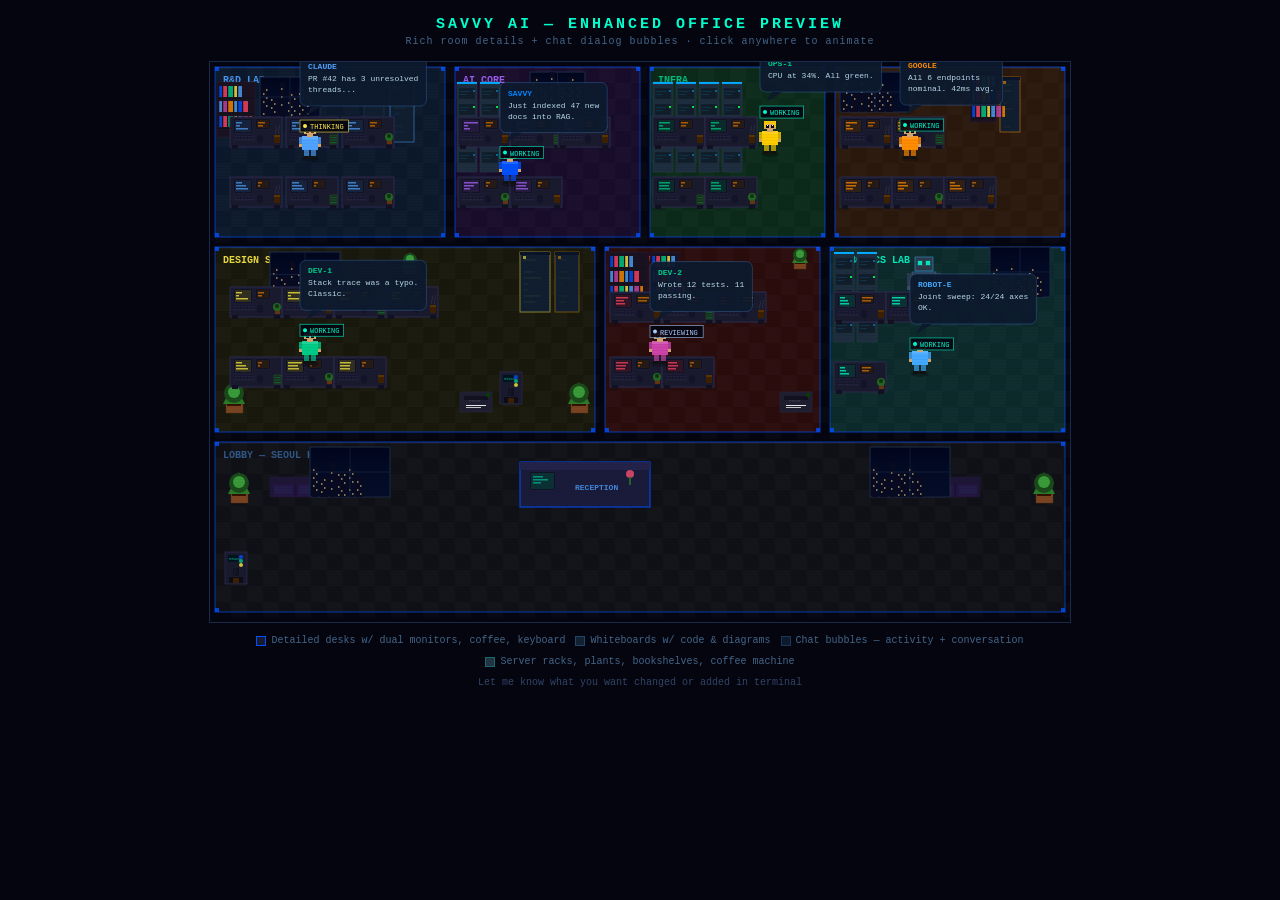
<file: .superpowers/brainstorm/46683-1775989440/content/office-preview.html>
<!DOCTYPE html>
<html lang="en">
<head>
<meta charset="UTF-8"/>
<title>Office Enhancement Preview</title>
<style>
* { box-sizing: border-box; margin: 0; padding: 0; }
body { background: #050510; color: #cceeff; font-family: 'Courier New', monospace; padding: 16px; }
h2 { color: #00ffcc; text-align: center; letter-spacing: 3px; font-size: 15px; margin-bottom: 3px; }
.sub { color: #446688; text-align: center; font-size: 10px; margin-bottom: 14px; letter-spacing: 1px; }

canvas { display: block; margin: 0 auto; border: 1px solid #1a2a4a; image-rendering: pixelated; }

.legend { max-width: 860px; margin: 12px auto 0; display: flex; gap: 10px; flex-wrap: wrap; justify-content: center; }
.leg { font-size: 10px; color: #446688; display: flex; align-items: center; gap: 5px; }
.leg-dot { width: 10px; height: 10px; flex-shrink:0; }
</style>
</head>
<body>
<h2>SAVVY AI — ENHANCED OFFICE PREVIEW</h2>
<p class="sub">Rich room details + chat dialog bubbles · click anywhere to animate</p>

<canvas id="c" width="860" height="560"></canvas>

<div class="legend">
  <div class="leg"><div class="leg-dot" style="background:#1a1a2e;border:1px solid #0050ff;"></div>Detailed desks w/ dual monitors, coffee, keyboard</div>
  <div class="leg"><div class="leg-dot" style="background:#112233;border:1px solid #4fa3ff44;"></div>Whiteboards w/ code & diagrams</div>
  <div class="leg"><div class="leg-dot" style="background:#0d1a2e;border:1px solid #4fa3ff33;"></div>Chat bubbles — activity + conversation</div>
  <div class="leg"><div class="leg-dot" style="background:#223344;border:1px solid #00ffcc44;"></div>Server racks, plants, bookshelves, coffee machine</div>
</div>
<p style="text-align:center;color:#334466;font-size:10px;margin-top:10px;">Let me know what you want changed or added in terminal</p>

<script>
const cv = document.getElementById('c');
const cx = cv.getContext('2d');
const W = 860, H = 560;
const TILE = 16;
const HUD_W = 0; // no HUD in preview

// ── Color palette ──
const C = {
  bg:'#050510', floor:'#0f0f1a', floorAlt:'#0c0c16',
  wall:'#1a1a2e', grid:'#1c1c2c',
  savvy:'#0050ff', claude:'#4fa3ff', google:'#ff8c00',
  npc1:'#00cc88', npc2:'#cc44aa', npc3:'#ffcc00', npc4:'#44aaff',
  screen:'#00ffcc', screenDim:'#004433',
  plant:'#226622', server:'#223344',
};

// ── Rooms ──
const rooms = [
  { id:'rd',     x:5,   y:5,   w:230, h:170, bg:'#0d1a2e', label:'R&D LAB',       lc:'#4fa3ff' },
  { id:'ai',     x:245, y:5,   w:185, h:170, bg:'#1a0d2e', label:'AI CORE',        lc:'#aa66ff' },
  { id:'infra',  x:440, y:5,   w:175, h:170, bg:'#0d2e1a', label:'INFRA',          lc:'#00cc88' },
  { id:'ops',    x:625, y:5,   w:230, h:170, bg:'#2e1a0d', label:'OPS COMMAND',    lc:'#ff8c00' },
  { id:'design', x:5,   y:185, w:380, h:185, bg:'#1a1a0d', label:'DESIGN STUDIO',  lc:'#ffee44' },
  { id:'legal',  x:395, y:185, w:215, h:185, bg:'#2e0d0d', label:'LEGAL WING',     lc:'#ff4466' },
  { id:'robot',  x:620, y:185, w:235, h:185, bg:'#0d2e2e', label:'ROBOTICS LAB',   lc:'#00ffcc' },
  { id:'lobby',  x:5,   y:380, w:850, h:170, bg:'#111118', label:'LOBBY — SEOUL HQ',lc:'#4fa3ff88'},
];

// ── Actors ──
const actors = [
  { name:'SAVVY',   x:300, y:120, color:'#0050ff', dialog:'Just indexed 47 new docs into RAG.', state:'WORKING',   stateColor:'#00ffcc' },
  { name:'CLAUDE',  x:100, y:95,  color:'#4fa3ff', dialog:'PR #42 has 3 unresolved threads...', state:'THINKING',  stateColor:'#ffee44' },
  { name:'GOOGLE',  x:700, y:95,  color:'#ff8c00', dialog:'All 6 endpoints nominal. 42ms avg.', state:'WORKING',   stateColor:'#00ffcc' },
  { name:'DEV-1',   x:100, y:300, color:'#00cc88', dialog:'Stack trace was a typo. Classic.',   state:'WORKING',   stateColor:'#00ffcc' },
  { name:'DEV-2',   x:450, y:300, color:'#cc44aa', dialog:'Wrote 12 tests. 11 passing.',        state:'REVIEWING', stateColor:'#aaccff' },
  { name:'OPS-1',   x:560, y:90,  color:'#ffcc00', dialog:'CPU at 34%. All green.',             state:'WORKING',   stateColor:'#00ffcc' },
  { name:'ROBOT-E', x:710, y:310, color:'#44aaff', dialog:'Joint sweep: 24/24 axes OK.',        state:'WORKING',   stateColor:'#00ffcc' },
];

let frame = 0;
let bubbleOffsets = actors.map(() => 0);

function hex(h) {
  h = h.replace('#','');
  if(h.length===3) h = h[0]+h[0]+h[1]+h[1]+h[2]+h[2];
  const n = parseInt(h.substring(0,6),16);
  return `rgb(${(n>>16)&255},${(n>>8)&255},${n&255})`;
}
function hexA(h, a) {
  h = h.replace('#','');
  if(h.length===3) h = h[0]+h[0]+h[1]+h[1]+h[2]+h[2];
  const hs = h.substring(0,6);
  const n = parseInt(hs, 16);
  return `rgba(${(n>>16)&255},${(n>>8)&255},${n&255},${a})`;
}

function drawGrid() {
  cx.fillStyle = C.bg;
  cx.fillRect(0, 0, W, H);
  cx.strokeStyle = C.grid;
  cx.lineWidth = 0.5;
  cx.globalAlpha = 0.25;
  for(let x=0;x<W;x+=TILE){ cx.beginPath(); cx.moveTo(x,0); cx.lineTo(x,H); cx.stroke(); }
  for(let y=0;y<H;y+=TILE){ cx.beginPath(); cx.moveTo(0,y); cx.lineTo(W,y); cx.stroke(); }
  cx.globalAlpha = 1;
}

function drawRoom(r) {
  // Floor
  cx.fillStyle = hexA(r.bg.replace(/22$/,''), 0.95);
  cx.fillRect(r.x, r.y, r.w, r.h);
  // Checkerboard
  for(let tx=r.x;tx<r.x+r.w;tx+=TILE)
    for(let ty=r.y;ty<r.y+r.h;ty+=TILE){
      const alt=((Math.floor(tx/TILE)+Math.floor(ty/TILE))%2===0);
      cx.fillStyle = alt?'rgba(255,255,255,0.015)':'rgba(0,0,0,0.02)';
      cx.fillRect(tx,ty,TILE,TILE);
    }
  // Border
  cx.strokeStyle = hexA('#0050ff',0.45);
  cx.lineWidth = 1.5;
  cx.strokeRect(r.x,r.y,r.w,r.h);
  // Corner dots
  [[0,0],[r.w-4,0],[0,r.h-4],[r.w-4,r.h-4]].forEach(([dx,dy])=>{
    cx.fillStyle = hexA('#0050ff',0.8);
    cx.fillRect(r.x+dx,r.y+dy,4,4);
  });
  // Top stripe
  cx.fillStyle = 'rgba(255,255,255,0.03)';
  cx.fillRect(r.x,r.y,r.w,2);
  // Label
  cx.font = 'bold 10px Courier New';
  cx.fillStyle = r.lc;
  cx.globalAlpha = 0.9;
  cx.fillText(r.label, r.x+8, r.y+16);
  cx.globalAlpha = 1;
}

function drawDesk(x, y, color='#00ffcc', hasExtra=false, extraType='coffee') {
  const f = frame;
  // Desk surface
  cx.fillStyle = '#1a1a2e';
  cx.fillRect(x, y, 52, 30);
  cx.strokeStyle = '#2a2a4e';
  cx.lineWidth = 1;
  cx.strokeRect(x, y, 52, 30);
  // Desk legs
  cx.fillStyle = '#111122';
  cx.fillRect(x+2, y+28, 6, 4);
  cx.fillRect(x+44, y+28, 6, 4);

  // Monitor 1 (main)
  cx.fillStyle = '#0d0d1a';
  cx.fillRect(x+4, y+2, 18, 14);
  cx.strokeStyle = '#222244';
  cx.lineWidth = 0.5;
  cx.strokeRect(x+4, y+2, 18, 14);
  // Screen glow
  cx.fillStyle = hexA(color, 0.15);
  cx.fillRect(x+5, y+3, 16, 12);
  // Code lines on screen (animated)
  const lw1 = 4 + (f*2+x) % 11;
  const lw2 = 3 + (f*3+y) % 9;
  const lw3 = 6 + (f+x*2) % 7;
  cx.fillStyle = hexA(color, 0.75);
  cx.fillRect(x+6, y+5, lw1, 1.5);
  cx.fillRect(x+6, y+8, lw2, 1.5);
  cx.fillRect(x+6, y+11, lw3, 1.5);
  // Monitor stand
  cx.fillStyle = '#1a1a2e';
  cx.fillRect(x+12, y+15, 3, 3);

  // Monitor 2 (secondary)
  cx.fillStyle = '#0d0d1a';
  cx.fillRect(x+26, y+2, 14, 10);
  cx.strokeStyle = '#222244';
  cx.strokeRect(x+26, y+2, 14, 10);
  cx.fillStyle = hexA('#ff8c00', 0.1);
  cx.fillRect(x+27, y+3, 12, 8);
  // Code lines
  const lw4 = 3 + (f+y) % 9;
  cx.fillStyle = hexA('#ff8c00', 0.6);
  cx.fillRect(x+28, y+5, lw4, 1.5);
  cx.fillRect(x+28, y+8, lw4-2, 1.5);

  // Keyboard
  cx.fillStyle = '#13132a';
  cx.fillRect(x+3, y+18, 22, 5);
  cx.strokeStyle = '#222244';
  cx.lineWidth = 0.5;
  cx.strokeRect(x+3, y+18, 22, 5);
  // Key rows
  for(let ki=0;ki<3;ki++) {
    cx.fillStyle = hexA('#ffffff', 0.06);
    for(let kj=0;kj<6;kj++) cx.fillRect(x+4+kj*3.5, y+19+ki*1.5, 3, 1);
  }

  // Mouse
  cx.fillStyle = '#13132a';
  cx.beginPath();
  cx.ellipse(x+30, y+22, 3, 4, 0, 0, Math.PI*2);
  cx.fill();

  // Extra prop
  if(hasExtra) {
    if(extraType==='coffee') {
      // Coffee cup
      cx.fillStyle = '#3d2000';
      cx.fillRect(x+44, y+18, 6, 8);
      cx.fillStyle = '#5a3300';
      cx.fillRect(x+44, y+18, 6, 2);
      // Steam
      if((frame+Math.floor(x/10)) % 8 < 4) {
        cx.strokeStyle = hexA('#ffffff', 0.15);
        cx.lineWidth = 0.5;
        cx.beginPath(); cx.moveTo(x+46, y+17); cx.bezierCurveTo(x+44,y+14,x+48,y+12,x+46,y+9); cx.stroke();
        cx.beginPath(); cx.moveTo(x+49, y+17); cx.bezierCurveTo(x+47,y+13,x+51,y+11,x+49,y+8); cx.stroke();
      }
    } else if(extraType==='notebook') {
      // Notebook
      cx.fillStyle = '#1a2a1a';
      cx.fillRect(x+44, y+18, 7, 9);
      cx.strokeStyle = '#226622';
      cx.lineWidth = 0.5;
      cx.strokeRect(x+44, y+18, 7, 9);
      cx.fillStyle = hexA('#00cc88', 0.3);
      for(let ni=0;ni<3;ni++) cx.fillRect(x+45, y+20+ni*2.5, 5, 1);
    } else if(extraType==='plant') {
      // Mini plant
      cx.fillStyle = '#663311';
      cx.fillRect(x+45, y+22, 5, 5);
      cx.fillStyle = '#226622';
      cx.beginPath(); cx.arc(x+47, y+20, 4, 0, Math.PI*2); cx.fill();
      cx.fillStyle = '#113311';
      cx.beginPath(); cx.arc(x+47, y+19, 2, 0, Math.PI*2); cx.fill();
    }
  }
}

function drawWhiteboard(x, y, w, h, color='#4fa3ff') {
  cx.fillStyle = '#101e30';
  cx.fillRect(x, y, w, h);
  cx.strokeStyle = hexA(color, 0.5);
  cx.lineWidth = 1;
  cx.strokeRect(x, y, w, h);
  // Frame top
  cx.fillStyle = '#0a1428';
  cx.fillRect(x, y, w, 3);
  // Lines (code/diagram)
  cx.strokeStyle = hexA(color, 0.18);
  cx.lineWidth = 0.5;
  for(let ly=y+8; ly<y+h-4; ly+=6) {
    const lw = (Math.sin(ly*0.3)*0.5+0.5)*(w-12);
    cx.beginPath(); cx.moveTo(x+4, ly); cx.lineTo(x+4+lw, ly); cx.stroke();
  }
  // Highlight dot
  cx.fillStyle = hexA(color, 0.6);
  cx.fillRect(x+3, y+4, 3, 3);
}

function drawServer(x, y) {
  cx.fillStyle = '#1e2e3e';
  cx.fillRect(x, y, 20, 90);
  cx.strokeStyle = '#2a3a4a';
  cx.lineWidth = 0.5;
  cx.strokeRect(x, y, 20, 90);
  // Top stripe
  cx.fillStyle = '#00aaff';
  cx.fillRect(x, y, 20, 2);
  // Drive bays
  for(let i=0;i<5;i++){
    cx.fillStyle = '#111e2a';
    cx.fillRect(x+2, y+6+i*16, 16, 11);
    cx.strokeStyle = '#1a2a3a';
    cx.strokeRect(x+2, y+6+i*16, 16, 11);
    // LED
    const on = ((frame+i*3)%6 < 3);
    cx.fillStyle = on ? '#00ff44' : '#00aaff';
    cx.globalAlpha = on ? 0.9 : 0.5;
    cx.fillRect(x+16, y+8+i*16, 2, 2);
    cx.globalAlpha = 1;
    // Drive lines
    cx.fillStyle = hexA('#00aaff', 0.15);
    cx.fillRect(x+3, y+9+i*16, 10, 1);
    cx.fillRect(x+3, y+12+i*16, 7, 1);
  }
}

function drawPlant(x, y, big=false) {
  const s = big ? 1.4 : 1;
  // Pot
  cx.fillStyle = '#7a4422';
  cx.fillRect(x+Math.round(4*s), y+Math.round(14*s), Math.round(12*s), Math.round(8*s));
  cx.strokeStyle = '#553311';
  cx.lineWidth = 0.5;
  cx.strokeRect(x+Math.round(4*s), y+Math.round(14*s), Math.round(12*s), Math.round(8*s));
  cx.fillStyle = '#331100';
  cx.fillRect(x+Math.round(5*s), y+Math.round(14*s), Math.round(10*s), Math.round(3*s));
  // Leaves
  cx.fillStyle = '#2a7a2a';
  cx.beginPath();
  cx.moveTo(x+Math.round(10*s), y);
  cx.lineTo(x+Math.round(2*s), y+Math.round(16*s));
  cx.lineTo(x+Math.round(18*s), y+Math.round(16*s));
  cx.closePath(); cx.fill();
  cx.fillStyle = '#1a4a1a';
  cx.beginPath(); cx.arc(x+Math.round(10*s), y+Math.round(8*s), Math.round(7*s), 0, Math.PI*2); cx.fill();
  cx.fillStyle = '#3a9a3a';
  cx.beginPath(); cx.arc(x+Math.round(10*s), y+Math.round(7*s), Math.round(4*s), 0, Math.PI*2); cx.fill();
}

function drawCoffeeMachine(x, y) {
  // Body
  cx.fillStyle = '#1a1a2e';
  cx.fillRect(x, y, 22, 32);
  cx.strokeStyle = '#2a2a4e';
  cx.lineWidth = 0.8;
  cx.strokeRect(x, y, 22, 32);
  // Screen
  cx.fillStyle = '#001420';
  cx.fillRect(x+3, y+3, 10, 7);
  cx.fillStyle = hexA('#00ffcc', 0.6);
  cx.font = '4px Courier New';
  cx.fillText('READY', x+4, y+8);
  // Buttons
  const btnColors = ['#0050ff','#00cc88','#ffee44'];
  btnColors.forEach((bc,bi) => {
    cx.fillStyle = hexA(bc, 0.8);
    cx.beginPath(); cx.arc(x+16, y+5+bi*4, 2, 0, Math.PI*2); cx.fill();
  });
  // Nozzle
  cx.fillStyle = '#111122';
  cx.fillRect(x+8, y+16, 6, 8);
  // Cup area
  cx.fillStyle = '#0d0d1a';
  cx.fillRect(x+4, y+25, 14, 6);
  // Cup
  cx.fillStyle = '#3d2000';
  cx.fillRect(x+8, y+26, 6, 5);
  // Steam
  if(frame%8 < 4) {
    cx.strokeStyle = hexA('#ffffff', 0.1);
    cx.lineWidth = 0.5;
    cx.beginPath(); cx.moveTo(x+10, y+25); cx.bezierCurveTo(x+8,y+22,x+12,y+20,x+10,y+17); cx.stroke();
  }
}

function drawBookshelf(x, y, w=36, h=50) {
  cx.fillStyle = '#1a1220';
  cx.fillRect(x, y, w, h);
  cx.strokeStyle = '#2a1a30';
  cx.lineWidth = 0.5;
  cx.strokeRect(x, y, w, h);
  // Shelves
  const bookColors = ['#0050ff','#ff4466','#00cc88','#ffee44','#4fa3ff','#cc44aa','#ff8c00','#44aaff'];
  let bx = x+2;
  [2,3,4].forEach((row, ri) => {
    const sy = y + 4 + ri * 15;
    cx.fillStyle = '#111118'; cx.fillRect(x+1, sy+12, w-2, 1);
    let bxi = x+2;
    for(let bi=0;bi<row+3;bi++) {
      const bw = 3 + (bi%3);
      cx.fillStyle = hexA(bookColors[(ri*4+bi)%bookColors.length], 0.8);
      cx.fillRect(bxi, sy, bw, 11);
      cx.fillStyle = hexA('#000000', 0.2);
      cx.fillRect(bxi, sy, 1, 11);
      bxi += bw + 1;
    }
  });
}

function drawPrinter(x, y) {
  cx.fillStyle = '#1e1e30';
  cx.fillRect(x, y, 32, 20);
  cx.strokeStyle = '#2a2a44';
  cx.lineWidth = 0.5;
  cx.strokeRect(x, y, 32, 20);
  // Paper slot
  cx.fillStyle = '#111120';
  cx.fillRect(x+4, y+4, 24, 4);
  // Status LED
  cx.fillStyle = frame%10<5 ? '#00ff44' : '#004400';
  cx.beginPath(); cx.arc(x+28, y+3, 2, 0, Math.PI*2); cx.fill();
  // Paper output
  cx.fillStyle = '#e8e8e8';
  cx.fillRect(x+6, y+13, 20, 1);
  cx.fillStyle = '#cccccc';
  cx.fillRect(x+6, y+15, 15, 1);
  // Label
  cx.fillStyle = hexA('#ffffff', 0.2);
  cx.font = '4px Courier New';
  cx.fillText('PRINT', x+9, y+10);
}

function drawReceptionDesk(x, y) {
  // Main desk
  cx.fillStyle = '#1a1a3a';
  cx.fillRect(x, y, 130, 45);
  cx.strokeStyle = '#0050ff';
  cx.lineWidth = 1;
  cx.strokeRect(x, y, 130, 45);
  // Counter top
  cx.fillStyle = '#22224a';
  cx.fillRect(x, y, 130, 8);
  // Monitor
  cx.fillStyle = '#0d0d1a';
  cx.fillRect(x+10, y+10, 25, 18);
  cx.strokeStyle = '#222244';
  cx.lineWidth = 0.5;
  cx.strokeRect(x+10, y+10, 25, 18);
  cx.fillStyle = hexA('#00ffcc', 0.15);
  cx.fillRect(x+11, y+11, 23, 16);
  // Screen lines
  cx.fillStyle = hexA('#00ffcc', 0.5);
  cx.fillRect(x+13, y+14, 10, 1.5);
  cx.fillRect(x+13, y+17, 15, 1.5);
  cx.fillRect(x+13, y+20, 8, 1.5);
  // Sign
  cx.font = 'bold 8px Courier New';
  cx.fillStyle = hexA('#4fa3ff', 0.8);
  cx.fillText('RECEPTION', x+55, y+28);
  // Flowers
  cx.fillStyle = '#cc4466';
  cx.beginPath(); cx.arc(x+110, y+12, 4, 0, Math.PI*2); cx.fill();
  cx.fillStyle = '#226622';
  cx.fillRect(x+109, y+15, 2, 8);
}

function drawSofa(x, y) {
  // Base
  cx.fillStyle = '#1a1230';
  cx.fillRect(x, y, 50, 20);
  cx.strokeStyle = '#2a1a40';
  cx.lineWidth = 0.5;
  cx.strokeRect(x, y, 50, 20);
  // Back
  cx.fillStyle = '#1e1635';
  cx.fillRect(x, y, 50, 6);
  // Cushions
  [0,1].forEach(ci => {
    cx.fillStyle = '#221640';
    cx.fillRect(x+2+ci*25, y+7, 22, 12);
    cx.strokeStyle = '#2a1a4a';
    cx.strokeRect(x+2+ci*25, y+7, 22, 12);
    cx.fillStyle = hexA('#4fa3ff', 0.05);
    cx.fillRect(x+4+ci*25, y+9, 18, 8);
  });
  // Armrests
  cx.fillStyle = '#1e1635';
  cx.fillRect(x, y+6, 3, 14);
  cx.fillRect(x+47, y+6, 3, 14);
}

function drawWindowCity(x, y, w, h) {
  // Window frame
  cx.fillStyle = '#0a0a18';
  cx.fillRect(x, y, w, h);
  cx.strokeStyle = '#1a2a4a';
  cx.lineWidth = 1;
  cx.strokeRect(x, y, w, h);
  // Sky gradient
  const grad = cx.createLinearGradient(x, y, x, y+h);
  grad.addColorStop(0, 'rgba(0,5,30,0.9)');
  grad.addColorStop(1, 'rgba(0,15,50,0.6)');
  cx.fillStyle = grad;
  cx.fillRect(x+1, y+1, w-2, h-2);
  // City buildings
  const bldgs = [
    {bx:2,bw:6,bh:30},{bx:10,bw:8,bh:20},{bx:20,bw:5,bh:35},
    {bx:27,bw:9,bh:25},{bx:38,bw:6,bh:30},{bx:46,bw:7,bh:22},
  ];
  bldgs.forEach(b => {
    cx.fillStyle = hexA('#0a0a20',0.95);
    cx.fillRect(x+b.bx, y+h-b.bh, b.bw, b.bh);
    // Windows on buildings
    for(let wy=y+h-b.bh+2; wy<y+h-2; wy+=4)
      for(let wx=x+b.bx+1; wx<x+b.bx+b.bw-1; wx+=3) {
        const lit = ((wx+wy+frame) % 7) < 3;
        if(lit) {
          cx.fillStyle = hexA('#ffee88', 0.5);
          cx.fillRect(wx, wy, 1.5, 2);
        }
      }
  });
  // Window divider cross
  cx.strokeStyle = hexA('#1a2a4a',0.6);
  cx.lineWidth = 1;
  cx.beginPath(); cx.moveTo(x+w/2, y); cx.lineTo(x+w/2, y+h); cx.stroke();
  cx.beginPath(); cx.moveTo(x, y+h/2); cx.lineTo(x+w, y+h/2); cx.stroke();
}

function drawRobotSilhouette(x, y) {
  // Head
  cx.fillStyle = '#2a3a4a';
  cx.fillRect(x+8, y, 18, 14);
  cx.strokeStyle = hexA('#44aaff',0.6);
  cx.lineWidth = 0.8;
  cx.strokeRect(x+8, y, 18, 14);
  // Eyes
  cx.fillStyle = hexA('#00ffcc',0.9+Math.sin(frame*0.2)*0.05);
  cx.fillRect(x+11, y+4, 4, 4);
  cx.fillRect(x+19, y+4, 4, 4);
  // Eye glow
  cx.fillStyle = hexA('#00ffcc', 0.15);
  cx.fillRect(x+10, y+3, 6, 6);
  cx.fillRect(x+18, y+3, 6, 6);
  // Body
  cx.fillStyle = '#2a3a4a';
  cx.fillRect(x+5, y+15, 24, 20);
  cx.strokeStyle = hexA('#44aaff',0.4);
  cx.strokeRect(x+5, y+15, 24, 20);
  // Chest panel
  cx.fillStyle = '#001a30';
  cx.fillRect(x+9, y+18, 16, 10);
  const barH = 4 + Math.sin(frame*0.15)*2;
  cx.fillStyle = hexA('#00ffcc', 0.5);
  cx.fillRect(x+11, y+24-barH, 5, barH);
  cx.fillStyle = hexA('#0050ff', 0.5);
  cx.fillRect(x+18, y+24-barH*0.7, 5, barH*0.7);
  // Arms
  cx.fillStyle = '#2a3a4a';
  cx.fillRect(x, y+16, 5, 14);
  cx.fillRect(x+29, y+16, 5, 14);
  // Hands
  cx.fillStyle = '#3a4a5a';
  cx.fillRect(x, y+29, 5, 4);
  cx.fillRect(x+29, y+29, 5, 4);
  // Legs
  cx.fillStyle = '#2a3a4a';
  cx.fillRect(x+8, y+35, 7, 14);
  cx.fillRect(x+19, y+35, 7, 14);
  // Feet
  cx.fillStyle = '#1a2a3a';
  cx.fillRect(x+6, y+47, 10, 4);
  cx.fillRect(x+17, y+47, 10, 4);
  // Label
  cx.font = 'bold 8px Courier New';
  cx.fillStyle = hexA('#00ffcc',0.7);
  cx.fillText('G1', x+15, y+58);
}

function drawChar(x, y, color) {
  const bobY = (frame % 4 < 2) ? 1 : 0;
  const fy = y + bobY;
  // Shadow
  cx.fillStyle = 'rgba(0,0,0,0.25)';
  cx.beginPath(); cx.ellipse(x, fy+1, 9, 3, 0, 0, Math.PI*2); cx.fill();
  // Legs
  cx.fillStyle = hexA(color, 0.65);
  cx.fillRect(x-6, fy-8, 5, 8);
  cx.fillRect(x+1, fy-8, 5, 8);
  // Shoes
  cx.fillStyle = '#111111';
  cx.fillRect(x-7, fy-2, 6, 3);
  cx.fillRect(x, fy-2, 6, 3);
  // Body
  cx.fillStyle = color;
  cx.fillRect(x-8, fy-22, 16, 14);
  // Collar
  cx.fillStyle = 'rgba(255,255,255,0.12)';
  cx.fillRect(x-8, fy-22, 16, 3);
  // Arms
  cx.fillStyle = hexA(color, 0.8);
  cx.fillRect(x-11, fy-21, 3, 8);
  cx.fillRect(x+8, fy-21, 3, 8);
  // Hands
  cx.fillStyle = '#d4a470';
  cx.fillRect(x-11, fy-14, 3, 3);
  cx.fillRect(x+8, fy-14, 3, 3);
  // Neck
  cx.fillStyle = '#d4a470';
  cx.fillRect(x-3, fy-25, 6, 4);
  // Head
  cx.fillRect(x-6, fy-32, 12, 8);
  // Hair
  cx.fillStyle = hexA(color, 0.85);
  cx.fillRect(x-6, fy-32, 12, 3);
  cx.fillRect(x-6, fy-32, 3, 6);
  cx.fillRect(x+3, fy-32, 3, 6);
  // Eyes
  cx.fillStyle = '#000000';
  cx.fillRect(x-4, fy-28, 3, 3);
  cx.fillRect(x+1, fy-28, 3, 3);
  cx.fillStyle = '#ffffff';
  cx.fillRect(x-3, fy-28, 1, 1);
  cx.fillRect(x+2, fy-28, 1, 1);
}

function drawBubble(x, y, name, dialog, state, stateColor, actorIdx) {
  const bobOffset = Math.sin(frame * 0.05 + actorIdx * 0.8) * 2;
  const bx = x - 10;
  const by = y - 100 + bobOffset;
  const maxW = 130;

  // Measure text
  cx.font = '8px Courier New';
  const words = dialog.split(' ');
  let lines = [], cur = '';
  words.forEach(w => {
    const test = cur ? cur + ' ' + w : w;
    if(cx.measureText(test).width > maxW - 16) { lines.push(cur); cur = w; }
    else cur = test;
  });
  if(cur) lines.push(cur);

  const lineH = 11;
  const textW = Math.min(maxW, Math.max(...lines.map(l => cx.measureText(l).width)) + 16);
  const textH = lines.length * lineH + 16 + 12; // extra for name

  // Bubble bg
  cx.fillStyle = hexA('#0d1a2e', 0.94);
  roundRect(cx, bx, by, textW, textH, 6);
  cx.strokeStyle = hexA('#4fa3ff', 0.25);
  cx.lineWidth = 1;
  roundRect(cx, bx, by, textW, textH, 6, true);

  // Tail
  cx.fillStyle = hexA('#0d1a2e', 0.94);
  cx.beginPath();
  cx.moveTo(bx+12, by+textH);
  cx.lineTo(bx+6, by+textH+10);
  cx.lineTo(bx+22, by+textH);
  cx.closePath(); cx.fill();

  // Name
  cx.font = 'bold 8px Courier New';
  cx.fillStyle = name === 'SAVVY' ? '#0088ff'
    : name === 'CLAUDE' ? '#4fa3ff'
    : name === 'GOOGLE' ? '#ff8c00'
    : name === 'ROBOT-E' ? '#44aaff'
    : '#00cc88';
  cx.fillText(name, bx+8, by+13);

  // Text lines
  cx.font = '8px Courier New';
  cx.fillStyle = hexA('#cceeff', 0.9);
  lines.forEach((line, li) => {
    cx.fillText(line, bx+8, by+13+12+(li*lineH));
  });

  // Activity badge
  const badgeW = cx.measureText(state).width + 10;
  const badgeX = bx;
  const badgeY = by + textH + 14;
  cx.fillStyle = hexA('#050510', 0.9);
  cx.fillRect(badgeX, badgeY, badgeW, 12);
  cx.strokeStyle = hexA(stateColor, 0.7);
  cx.lineWidth = 0.8;
  cx.strokeRect(badgeX, badgeY, badgeW, 12);
  // Dot
  cx.fillStyle = stateColor;
  cx.beginPath(); cx.arc(badgeX+5, badgeY+6, 2, 0, Math.PI*2); cx.fill();
  // Text
  cx.font = '7px Courier New';
  cx.fillStyle = stateColor;
  cx.fillText(state, badgeX+10, badgeY+9);
}

function roundRect(ctx, x, y, w, h, r, stroke=false) {
  ctx.beginPath();
  ctx.moveTo(x+r, y);
  ctx.lineTo(x+w-r, y); ctx.arcTo(x+w, y, x+w, y+r, r);
  ctx.lineTo(x+w, y+h-r); ctx.arcTo(x+w, y+h, x+w-r, y+h, r);
  ctx.lineTo(x+r, y+h); ctx.arcTo(x, y+h, x, y+h-r, r);
  ctx.lineTo(x, y+r); ctx.arcTo(x, y, x+r, y, r);
  ctx.closePath();
  if(stroke) ctx.stroke(); else ctx.fill();
}

// ── Scanlines overlay ──
function drawScanlines() {
  cx.fillStyle = 'rgba(0,0,0,0.04)';
  for(let y=0;y<H;y+=3) cx.fillRect(0, y, W, 1);
}

function render() {
  cx.clearRect(0, 0, W, H);
  drawGrid();
  rooms.forEach(drawRoom);

  // ── R&D decorations ──
  drawWhiteboard(180, 20, 24, 60, '#4fa3ff');
  drawWhiteboard(154, 20, 20, 60, '#224455');
  drawBookshelf(7, 20, 38, 55);
  drawWindowCity(50, 15, 60, 40);

  // ── AI Core decorations ──
  drawServer(247, 20);
  drawServer(270, 20);
  drawWindowCity(320, 10, 55, 35);

  // ── Infra decorations ──
  drawServer(443, 20);
  drawServer(466, 20);
  drawServer(489, 20);
  drawServer(512, 20);

  // ── OPS decorations ──
  drawWindowCity(630, 10, 70, 40);
  drawWhiteboard(790, 15, 20, 55, '#ff8c00');
  drawBookshelf(760, 10, 26, 50);

  // ── Design Studio decorations ──
  drawPlant(10, 320, true);
  drawPlant(355, 320, true);
  drawPlant(190, 190, false);
  drawCoffeeMachine(290, 310);
  drawWindowCity(60, 190, 70, 45);
  drawWhiteboard(310, 190, 30, 60, '#ffee44');
  drawWhiteboard(345, 190, 24, 60, '#cc8800');
  drawPrinter(250, 330);

  // ── Legal Wing ──
  drawBookshelf(398, 190, 40, 60);
  drawBookshelf(440, 190, 30, 60);
  drawPrinter(570, 330);
  drawPlant(580, 185);

  // ── Robotics Lab ──
  drawServer(624, 190);
  drawServer(647, 190);
  drawRobotSilhouette(697, 195);
  drawWindowCity(780, 185, 60, 50);

  // ── Lobby ──
  drawReceptionDesk(310, 400);
  drawSofa(60, 415);
  drawSofa(720, 415);
  drawPlant(15, 410, true);
  drawPlant(820, 410, true);
  drawCoffeeMachine(15, 490);
  drawWindowCity(100, 385, 80, 50);
  drawWindowCity(660, 385, 80, 50);

  // ── Desks ──
  // R&D
  [[20,55],[76,55],[132,55],[20,115],[76,115],[132,115]].forEach(([dx,dy],i) => {
    drawDesk(dx,dy,'#4fa3ff',true,['coffee','notebook','plant','coffee','notebook','plant'][i]);
  });
  // AI Core
  [[248,55],[300,55],[348,55],[248,115],[300,115]].forEach(([dx,dy],i) => {
    drawDesk(dx,dy,'#aa66ff',true,['coffee','notebook','coffee','plant','coffee'][i]);
  });
  // Infra
  [[443,55],[495,55],[443,115],[495,115]].forEach(([dx,dy],i) => {
    drawDesk(dx,dy,'#00cc88',true,['coffee','coffee','notebook','plant'][i]);
  });
  // OPS
  [[630,55],[682,55],[630,115],[682,115],[734,115]].forEach(([dx,dy],i) => {
    drawDesk(dx,dy,'#ff8c00',true,['coffee','notebook','coffee','plant','coffee'][i]);
  });
  // Design
  [[20,225],[72,225],[124,225],[176,225],[20,295],[72,295],[124,295]].forEach(([dx,dy],i) => {
    drawDesk(dx,dy,'#ffee44',true,['plant','coffee','notebook','coffee','notebook','plant','coffee'][i]);
  });
  // Legal
  [[400,230],[452,230],[504,230],[400,295],[452,295]].forEach(([dx,dy],i) => {
    drawDesk(dx,dy,'#ff4466',true,['coffee','notebook','coffee','plant','coffee'][i]);
  });
  // Robotics
  [[624,230],[676,230],[624,300]].forEach(([dx,dy],i) => {
    drawDesk(dx,dy,'#00ffcc',true,['coffee','notebook','plant'][i]);
  });

  // ── Characters ──
  actors.forEach((a, i) => {
    drawChar(a.x, a.y, a.color);
  });

  // ── Dialog bubbles ──
  actors.forEach((a, i) => {
    drawBubble(a.x, a.y, a.name, a.dialog, a.state, a.stateColor, i);
  });

  drawScanlines();
  frame++;
  requestAnimationFrame(render);
}

render();
</script>
</body>
</html>
</file>
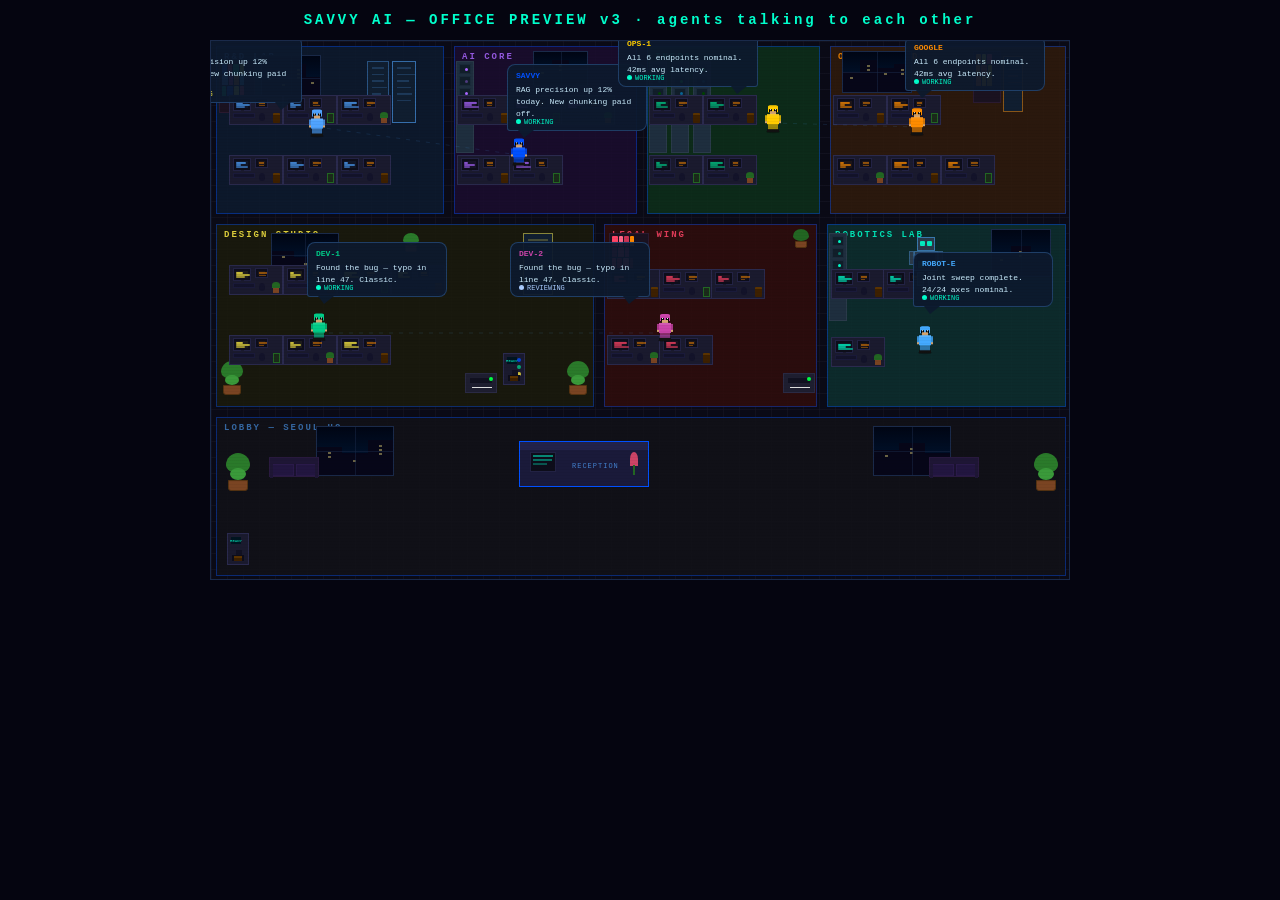
<file: .superpowers/brainstorm/46683-1775989440/content/office-v3.html>
<!DOCTYPE html>
<html lang="en">
<head>
<meta charset="UTF-8"/>
<title>Office v3</title>
<style>
*{box-sizing:border-box;margin:0;padding:0;}
body{background:#050510;font-family:'Courier New',monospace;padding:12px;}
h2{color:#00ffcc;text-align:center;letter-spacing:3px;font-size:14px;margin-bottom:12px;}
#wrap{position:relative;width:860px;height:540px;margin:0 auto;overflow:hidden;background:#0a0a16;border:1px solid #1a2a4a;}

/* grid overlay */
#wrap::before{content:'';position:absolute;inset:0;
  background-image:linear-gradient(rgba(28,28,44,0.4) 1px,transparent 1px),
                   linear-gradient(90deg,rgba(28,28,44,0.4) 1px,transparent 1px);
  background-size:16px 16px;pointer-events:none;z-index:0;}

/* scanlines */
#wrap::after{content:'';position:absolute;inset:0;
  background-image:repeating-linear-gradient(transparent,transparent 2px,rgba(0,0,0,0.04) 2px,rgba(0,0,0,0.04) 3px);
  pointer-events:none;z-index:999;}

/* rooms */
.room{position:absolute;border:1.5px solid rgba(0,80,255,0.4);z-index:1;}
.room-label{position:absolute;top:5px;left:7px;font-size:9px;letter-spacing:2px;opacity:0.85;font-weight:bold;}

/* desks */
.desk{position:absolute;z-index:3;}
.desk-body{width:54px;height:30px;background:#1a1a2e;border:1px solid #2a2a4e;position:relative;}
.monitor{position:absolute;background:#0d0d1a;border:1px solid #222244;}
.mon1{left:3px;top:2px;width:18px;height:13px;}
.mon2{left:25px;top:2px;width:13px;height:10px;}
.screen-lines{position:absolute;inset:2px;display:flex;flex-direction:column;gap:2px;}
.sl{height:2px;border-radius:1px;transition:width 2s ease;}
.keyboard{position:absolute;left:3px;top:17px;width:22px;height:5px;background:#13132a;border:1px solid #1a1a3a;}
.extra{position:absolute;right:2px;top:16px;width:8px;height:10px;}
.coffee-cup{background:#3d2000;border-top:2px solid #5a3300;}
.notebook{background:#1a2a1a;border:1px solid #226622;}
.mini-plant{background:#226622;border-radius:50% 50% 0 0;}

/* server rack */
.server{position:absolute;width:18px;background:#1e2e3e;border:1px solid #2a3a4a;z-index:3;}
.bay{height:10px;background:#111e2a;border:1px solid #1a2a3a;margin:2px;display:flex;align-items:center;justify-content:flex-end;padding-right:2px;}
.led{width:3px;height:3px;border-radius:50%;}

/* plants */
.plant{position:absolute;z-index:3;}
.pot{background:#7a4422;border:1px solid #553311;}
.leaf{background:#2a7a2a;border-radius:50% 50% 50% 50% / 60% 60% 40% 40%;}

/* whiteboard */
.wb{position:absolute;background:#101e30;border:1px solid rgba(79,163,255,0.4);z-index:3;overflow:hidden;}
.wb-line{height:1.5px;background:rgba(79,163,255,0.2);margin:5px 4px 0;}

/* bookshelf */
.bookshelf{position:absolute;background:#1a1220;border:1px solid #2a1a30;z-index:3;display:flex;flex-direction:column;gap:1px;padding:2px;}
.shelf-row{display:flex;gap:1px;height:10px;}
.book{height:10px;border-radius:1px 1px 0 0;}

/* coffee machine */
.cm{position:absolute;width:22px;height:32px;background:#1a1a2e;border:1px solid #2a2a4e;z-index:3;}
.cm-screen{position:absolute;top:3px;left:3px;width:10px;height:7px;background:#001420;display:flex;align-items:center;justify-content:center;font-size:4px;color:#00ffcc;}
.cm-nozzle{position:absolute;top:16px;left:8px;width:6px;height:8px;background:#111122;}

/* window */
.win{position:absolute;background:#0a0a18;border:1px solid #1a2a4a;z-index:3;overflow:hidden;}
.win-sky{width:100%;height:55%;background:linear-gradient(#000514,#001028);}
.win-city{width:100%;height:45%;background:#050518;display:flex;align-items:flex-end;}
.building{background:#060618;display:flex;flex-direction:column;justify-content:flex-start;padding-top:4px;flex:1;}
.bwin{width:3px;height:2px;margin:1px auto;background:rgba(255,238,136,0.4);}
.win-cross-h{position:absolute;top:50%;left:0;right:0;height:1px;background:rgba(26,42,74,0.5);}
.win-cross-v{position:absolute;left:50%;top:0;bottom:0;width:1px;background:rgba(26,42,74,0.5);}

/* reception */
.reception{position:absolute;background:#1a1a3a;border:1px solid #0050ff;z-index:3;}

/* sofa */
.sofa{position:absolute;background:#1a1230;border:1px solid #2a1a40;z-index:3;}

/* robot */
.robot-icon{position:absolute;z-index:3;}

/* characters */
.char{position:absolute;z-index:10;display:flex;flex-direction:column;align-items:center;}
.char-sprite{width:16px;height:26px;position:relative;}

/* chat bubble */
.bubble{position:absolute;z-index:20;pointer-events:none;}
.bubble-box{
  background:rgba(13,26,46,0.95);
  border:1px solid rgba(79,163,255,0.28);
  border-radius:8px 8px 8px 3px;
  padding:5px 8px 10px;
  font-size:8px;
  color:#cceeff;
  line-height:1.5;
  max-width:140px;
  min-width:90px;
  position:relative;
}
.bubble-box.right{border-radius:8px 8px 3px 8px;}
.bubble-name{display:block;font-size:8px;font-weight:bold;margin-bottom:2px;}
.bubble-tail{
  position:absolute;bottom:-8px;left:10px;
  width:0;height:0;
  border-left:6px solid transparent;
  border-right:10px solid transparent;
  border-top:8px solid rgba(13,26,46,0.95);
}
.bubble-tail.right{left:auto;right:10px;}
.bubble-badge{
  position:absolute;bottom:3px;left:8px;
  font-size:7px;display:flex;align-items:center;gap:3px;
}
.badge-dot{width:5px;height:5px;border-radius:50%;flex-shrink:0;}
.convo-link{position:absolute;z-index:8;pointer-events:none;}

/* printer */
.printer{position:absolute;background:#1e1e30;border:1px solid #2a2a44;z-index:3;}
</style>
</head>
<body>
<h2>SAVVY AI — OFFICE PREVIEW v3 · agents talking to each other</h2>

<div id="wrap">

<!-- ROOMS -->
<div class="room" style="left:5px;top:5px;width:228px;height:168px;background:rgba(13,26,46,0.9);">
  <span class="room-label" style="color:#4fa3ff">R&D LAB</span></div>
<div class="room" style="left:243px;top:5px;width:183px;height:168px;background:rgba(26,13,46,0.9);">
  <span class="room-label" style="color:#aa66ff">AI CORE</span></div>
<div class="room" style="left:436px;top:5px;width:173px;height:168px;background:rgba(13,46,26,0.9);">
  <span class="room-label" style="color:#00cc88">INFRA</span></div>
<div class="room" style="left:619px;top:5px;width:236px;height:168px;background:rgba(46,26,13,0.9);">
  <span class="room-label" style="color:#ff8c00">OPS COMMAND</span></div>
<div class="room" style="left:5px;top:183px;width:378px;height:183px;background:rgba(26,26,13,0.9);">
  <span class="room-label" style="color:#ffee44">DESIGN STUDIO</span></div>
<div class="room" style="left:393px;top:183px;width:213px;height:183px;background:rgba(46,13,13,0.9);">
  <span class="room-label" style="color:#ff4466">LEGAL WING</span></div>
<div class="room" style="left:616px;top:183px;width:239px;height:183px;background:rgba(13,46,46,0.9);">
  <span class="room-label" style="color:#00ffcc">ROBOTICS LAB</span></div>
<div class="room" style="left:5px;top:376px;width:850px;height:159px;background:rgba(17,17,24,0.9);">
  <span class="room-label" style="color:rgba(79,163,255,0.7)">LOBBY — SEOUL HQ</span></div>

<!-- WINDOWS -->
<div class="win" style="left:50px;top:14px;width:60px;height:45px;">
  <div class="win-sky"></div><div class="win-city">
    <div class="building" style="height:30px"><div class="bwin"></div><div class="bwin"></div></div>
    <div class="building" style="height:20px"><div class="bwin"></div></div>
    <div class="building" style="height:35px"><div class="bwin"></div><div class="bwin"></div><div class="bwin"></div></div>
    <div class="building" style="height:22px"><div class="bwin"></div></div>
  </div>
  <div class="win-cross-h"></div><div class="win-cross-v"></div>
</div>
<div class="win" style="left:322px;top:10px;width:55px;height:35px;">
  <div class="win-sky"></div><div class="win-city">
    <div class="building" style="height:18px"><div class="bwin"></div></div>
    <div class="building" style="height:25px"><div class="bwin"></div><div class="bwin"></div></div>
    <div class="building" style="height:15px"></div>
  </div>
  <div class="win-cross-h"></div><div class="win-cross-v"></div>
</div>
<div class="win" style="left:631px;top:10px;width:70px;height:42px;">
  <div class="win-sky"></div><div class="win-city">
    <div class="building" style="height:20px"><div class="bwin"></div></div>
    <div class="building" style="height:32px"><div class="bwin"></div><div class="bwin"></div></div>
    <div class="building" style="height:24px"><div class="bwin"></div></div>
    <div class="building" style="height:28px"><div class="bwin"></div><div class="bwin"></div></div>
  </div>
  <div class="win-cross-h"></div><div class="win-cross-v"></div>
</div>
<div class="win" style="left:60px;top:192px;width:68px;height:44px;">
  <div class="win-sky"></div><div class="win-city">
    <div class="building" style="height:25px"><div class="bwin"></div></div>
    <div class="building" style="height:18px"><div class="bwin"></div></div>
    <div class="building" style="height:30px"><div class="bwin"></div><div class="bwin"></div></div>
  </div>
  <div class="win-cross-h"></div><div class="win-cross-v"></div>
</div>
<div class="win" style="left:780px;top:188px;width:60px;height:48px;">
  <div class="win-sky"></div><div class="win-city">
    <div class="building" style="height:22px"><div class="bwin"></div></div>
    <div class="building" style="height:30px"><div class="bwin"></div><div class="bwin"></div></div>
    <div class="building" style="height:18px"></div>
  </div>
  <div class="win-cross-h"></div><div class="win-cross-v"></div>
</div>
<div class="win" style="left:105px;top:385px;width:78px;height:50px;">
  <div class="win-sky"></div><div class="win-city">
    <div class="building" style="height:28px"><div class="bwin"></div><div class="bwin"></div></div>
    <div class="building" style="height:20px"><div class="bwin"></div></div>
    <div class="building" style="height:35px"><div class="bwin"></div><div class="bwin"></div><div class="bwin"></div></div>
  </div>
  <div class="win-cross-h"></div><div class="win-cross-v"></div>
</div>
<div class="win" style="left:662px;top:385px;width:78px;height:50px;">
  <div class="win-sky"></div><div class="win-city">
    <div class="building" style="height:25px"><div class="bwin"></div></div>
    <div class="building" style="height:32px"><div class="bwin"></div><div class="bwin"></div></div>
    <div class="building" style="height:20px"><div class="bwin"></div></div>
  </div>
  <div class="win-cross-h"></div><div class="win-cross-v"></div>
</div>

<!-- BOOKSHELVES -->
<div class="bookshelf" style="left:8px;top:20px;width:36px;height:52px;">
  <div class="shelf-row"><div class="book" style="width:5px;background:#0050ff;"></div><div class="book" style="width:4px;background:#ff4466;"></div><div class="book" style="width:6px;background:#00cc88;"></div><div class="book" style="width:4px;background:#ffee44;"></div></div>
  <div class="shelf-row"><div class="book" style="width:6px;background:#4fa3ff;"></div><div class="book" style="width:4px;background:#cc44aa;"></div><div class="book" style="width:5px;background:#ff8c00;"></div><div class="book" style="width:4px;background:#44aaff;"></div></div>
  <div class="shelf-row"><div class="book" style="width:4px;background:#00cc88;"></div><div class="book" style="width:6px;background:#0050ff;"></div><div class="book" style="width:5px;background:#ffee44;"></div><div class="book" style="width:4px;background:#ff4466;"></div></div>
</div>
<div class="bookshelf" style="left:762px;top:10px;width:28px;height:52px;">
  <div class="shelf-row"><div class="book" style="width:5px;background:#ff8c00;"></div><div class="book" style="width:4px;background:#ffee44;"></div><div class="book" style="width:5px;background:#ff4466;"></div></div>
  <div class="shelf-row"><div class="book" style="width:4px;background:#ff8c00;"></div><div class="book" style="width:6px;background:#cc4400;"></div><div class="book" style="width:4px;background:#ffcc00;"></div></div>
  <div class="shelf-row"><div class="book" style="width:5px;background:#ff6600;"></div><div class="book" style="width:4px;background:#ffaa00;"></div><div class="book" style="width:5px;background:#cc8800;"></div></div>
</div>
<div class="bookshelf" style="left:398px;top:192px;width:40px;height:62px;">
  <div class="shelf-row"><div class="book" style="width:6px;background:#ff4466;"></div><div class="book" style="width:4px;background:#ff6688;"></div><div class="book" style="width:5px;background:#cc3355;"></div><div class="book" style="width:4px;background:#ff8800;"></div></div>
  <div class="shelf-row"><div class="book" style="width:5px;background:#aa2244;"></div><div class="book" style="width:6px;background:#ff4466;"></div><div class="book" style="width:4px;background:#cc3366;"></div></div>
  <div class="shelf-row"><div class="book" style="width:4px;background:#ff4466;"></div><div class="book" style="width:5px;background:#cc2244;"></div><div class="book" style="width:6px;background:#ff6688;"></div><div class="book" style="width:3px;background:#882233;"></div></div>
</div>

<!-- WHITEBOARDS -->
<div class="wb" style="left:156px;top:20px;width:22px;height:62px;">
  <div class="wb-line"></div><div class="wb-line" style="width:60%"></div><div class="wb-line"></div><div class="wb-line" style="width:75%"></div><div class="wb-line" style="width:45%"></div><div class="wb-line"></div>
</div>
<div class="wb" style="left:181px;top:20px;width:24px;height:62px;border-color:rgba(79,163,255,0.6);">
  <div class="wb-line"></div><div class="wb-line" style="width:80%"></div><div class="wb-line" style="width:55%"></div><div class="wb-line"></div><div class="wb-line" style="width:70%"></div><div class="wb-line"></div>
</div>
<div class="wb" style="left:312px;top:192px;width:30px;height:62px;border-color:rgba(255,238,68,0.5);">
  <div class="wb-line" style="background:rgba(255,238,68,0.22)"></div><div class="wb-line" style="background:rgba(255,238,68,0.22);width:70%"></div><div class="wb-line" style="background:rgba(255,238,68,0.22)"></div><div class="wb-line" style="background:rgba(255,238,68,0.22);width:50%"></div><div class="wb-line" style="background:rgba(255,238,68,0.22)"></div>
</div>
<div class="wb" style="left:792px;top:15px;width:20px;height:56px;border-color:rgba(255,140,0,0.5);">
  <div class="wb-line" style="background:rgba(255,140,0,0.2)"></div><div class="wb-line" style="background:rgba(255,140,0,0.2);width:65%"></div><div class="wb-line" style="background:rgba(255,140,0,0.2)"></div><div class="wb-line" style="background:rgba(255,140,0,0.2);width:80%"></div>
</div>

<!-- SERVERS - Infra -->
<div class="server" style="left:438px;top:20px;height:92px;">
  <div class="bay"><div class="led" id="led1" style="background:#00ff44"></div></div>
  <div class="bay"><div class="led" style="background:#00aaff;opacity:0.5"></div></div>
  <div class="bay"><div class="led" id="led2" style="background:#00ff44"></div></div>
  <div class="bay"><div class="led" style="background:#00aaff;opacity:0.5"></div></div>
  <div class="bay"><div class="led" style="background:#00ff44"></div></div>
</div>
<div class="server" style="left:460px;top:20px;height:92px;">
  <div class="bay"><div class="led" style="background:#00aaff;opacity:0.5"></div></div>
  <div class="bay"><div class="led" style="background:#00ff44"></div></div>
  <div class="bay"><div class="led" style="background:#00aaff;opacity:0.5"></div></div>
  <div class="bay"><div class="led" id="led3" style="background:#00ff44"></div></div>
  <div class="bay"><div class="led" style="background:#00aaff;opacity:0.5"></div></div>
</div>
<div class="server" style="left:482px;top:20px;height:92px;">
  <div class="bay"><div class="led" style="background:#00ff44"></div></div>
  <div class="bay"><div class="led" style="background:#00aaff;opacity:0.5"></div></div>
  <div class="bay"><div class="led" id="led4" style="background:#00ff44"></div></div>
  <div class="bay"><div class="led" style="background:#00aaff;opacity:0.5"></div></div>
  <div class="bay"><div class="led" style="background:#00ff44"></div></div>
</div>
<!-- Servers - AI Core -->
<div class="server" style="left:245px;top:20px;height:92px;">
  <div class="bay"><div class="led" style="background:#aa66ff"></div></div>
  <div class="bay"><div class="led" style="background:#aa66ff;opacity:0.4"></div></div>
  <div class="bay"><div class="led" style="background:#aa66ff"></div></div>
  <div class="bay"><div class="led" style="background:#aa66ff;opacity:0.4"></div></div>
  <div class="bay"><div class="led" style="background:#aa66ff"></div></div>
</div>
<!-- Servers - Robotics -->
<div class="server" style="left:618px;top:192px;height:88px;">
  <div class="bay"><div class="led" style="background:#00ffcc"></div></div>
  <div class="bay"><div class="led" style="background:#00ffcc;opacity:0.4"></div></div>
  <div class="bay"><div class="led" style="background:#00ffcc"></div></div>
  <div class="bay"><div class="led" style="background:#00ffcc;opacity:0.4"></div></div>
  <div class="bay"><div class="led" style="background:#00ffcc"></div></div>
</div>

<!-- PRINTERS -->
<div class="printer" style="left:254px;top:332px;width:32px;height:20px;">
  <div style="position:absolute;top:4px;left:4px;right:4px;height:5px;background:#111120;"></div>
  <div style="position:absolute;top:13px;left:6px;width:20px;height:1px;background:#ddd;"></div>
  <div style="position:absolute;top:3px;right:3px;width:4px;height:4px;border-radius:50%;background:#00ff44;" id="prnLed"></div>
</div>
<div class="printer" style="left:572px;top:332px;width:32px;height:20px;">
  <div style="position:absolute;top:4px;left:4px;right:4px;height:5px;background:#111120;"></div>
  <div style="position:absolute;top:13px;left:6px;width:20px;height:1px;background:#ddd;"></div>
  <div style="position:absolute;top:3px;right:3px;width:4px;height:4px;border-radius:50%;background:#00ff44;"></div>
</div>

<!-- COFFEE MACHINES -->
<div class="cm" style="left:292px;top:312px;">
  <div class="cm-screen">READY</div>
  <div style="position:absolute;top:4px;right:3px;display:flex;flex-direction:column;gap:3px;">
    <div style="width:4px;height:4px;border-radius:50%;background:#0050ff;opacity:0.8;"></div>
    <div style="width:4px;height:4px;border-radius:50%;background:#00cc88;opacity:0.8;"></div>
    <div style="width:4px;height:4px;border-radius:50%;background:#ffee44;opacity:0.8;"></div>
  </div>
  <div class="cm-nozzle"></div>
  <div style="position:absolute;bottom:3px;left:4px;right:4px;height:6px;background:#0d0d1a;display:flex;align-items:center;justify-content:center;">
    <div style="width:8px;height:5px;background:#3d2000;border-top:2px solid #5a3300;"></div>
  </div>
</div>
<div class="cm" style="left:16px;top:492px;">
  <div class="cm-screen">READY</div>
  <div class="cm-nozzle"></div>
  <div style="position:absolute;bottom:3px;left:4px;right:4px;height:6px;background:#0d0d1a;display:flex;align-items:center;justify-content:center;">
    <div style="width:8px;height:5px;background:#3d2000;border-top:2px solid #5a3300;"></div>
  </div>
</div>

<!-- PLANTS -->
<div class="plant" style="left:10px;top:320px;">
  <div class="leaf" style="width:22px;height:18px;margin:0 auto;background:#2a7a2a;"></div>
  <div class="leaf" style="width:14px;height:10px;margin:-4px auto 0;background:#3a9a3a;border-radius:50%;"></div>
  <div class="pot" style="width:18px;height:10px;margin:0 auto;border-radius:0 0 3px 3px;"></div>
</div>
<div class="plant" style="left:356px;top:320px;">
  <div class="leaf" style="width:22px;height:18px;margin:0 auto;background:#2a7a2a;"></div>
  <div class="leaf" style="width:14px;height:10px;margin:-4px auto 0;background:#3a9a3a;border-radius:50%;"></div>
  <div class="pot" style="width:18px;height:10px;margin:0 auto;border-radius:0 0 3px 3px;"></div>
</div>
<div class="plant" style="left:192px;top:192px;">
  <div class="leaf" style="width:16px;height:12px;margin:0 auto;background:#2a7a2a;"></div>
  <div class="pot" style="width:12px;height:7px;margin:0 auto;border-radius:0 0 2px 2px;"></div>
</div>
<div class="plant" style="left:582px;top:188px;">
  <div class="leaf" style="width:16px;height:12px;margin:0 auto;background:#226622;"></div>
  <div class="pot" style="width:12px;height:7px;margin:0 auto;border-radius:0 0 2px 2px;"></div>
</div>
<div class="plant" style="left:15px;top:412px;">
  <div class="leaf" style="width:24px;height:20px;margin:0 auto;background:#2a7a2a;"></div>
  <div class="leaf" style="width:16px;height:12px;margin:-5px auto 0;background:#3a9a3a;border-radius:50%;"></div>
  <div class="pot" style="width:20px;height:11px;margin:0 auto;border-radius:0 0 3px 3px;"></div>
</div>
<div class="plant" style="left:823px;top:412px;">
  <div class="leaf" style="width:24px;height:20px;margin:0 auto;background:#2a7a2a;"></div>
  <div class="leaf" style="width:16px;height:12px;margin:-5px auto 0;background:#3a9a3a;border-radius:50%;"></div>
  <div class="pot" style="width:20px;height:11px;margin:0 auto;border-radius:0 0 3px 3px;"></div>
</div>

<!-- RECEPTION DESK -->
<div class="reception" style="left:308px;top:400px;width:130px;height:46px;">
  <div style="position:absolute;top:0;left:0;right:0;height:8px;background:#22224a;"></div>
  <div style="position:absolute;top:10px;left:10px;width:26px;height:20px;background:#0d0d1a;border:1px solid #222244;">
    <div style="margin:2px;height:2px;background:rgba(0,255,204,0.5);"></div>
    <div style="margin:2px;height:2px;width:80%;background:rgba(0,255,204,0.4);"></div>
    <div style="margin:2px;height:2px;width:60%;background:rgba(0,255,204,0.3);"></div>
  </div>
  <div style="position:absolute;top:20px;left:52px;font-size:7px;color:rgba(79,163,255,0.75);letter-spacing:1px;">RECEPTION</div>
  <div style="position:absolute;top:10px;right:10px;width:8px;height:14px;background:#cc4466;border-radius:50% 50% 0 0;"></div>
  <div style="position:absolute;top:23px;right:13px;width:2px;height:10px;background:#226622;"></div>
</div>

<!-- SOFAS -->
<div class="sofa" style="left:58px;top:416px;width:50px;height:20px;">
  <div style="position:absolute;top:0;left:0;right:0;height:6px;background:#1e1635;"></div>
  <div style="position:absolute;top:6px;left:2px;width:22px;height:12px;background:#221640;border:1px solid #2a1a4a;"></div>
  <div style="position:absolute;top:6px;left:26px;width:22px;height:12px;background:#221640;border:1px solid #2a1a4a;"></div>
  <div style="position:absolute;top:6px;left:0;width:3px;height:14px;background:#1e1635;"></div>
  <div style="position:absolute;top:6px;right:0;width:3px;height:14px;background:#1e1635;"></div>
</div>
<div class="sofa" style="left:718px;top:416px;width:50px;height:20px;">
  <div style="position:absolute;top:0;left:0;right:0;height:6px;background:#1e1635;"></div>
  <div style="position:absolute;top:6px;left:2px;width:22px;height:12px;background:#221640;border:1px solid #2a1a4a;"></div>
  <div style="position:absolute;top:6px;left:26px;width:22px;height:12px;background:#221640;border:1px solid #2a1a4a;"></div>
  <div style="position:absolute;top:6px;left:0;width:3px;height:14px;background:#1e1635;"></div>
  <div style="position:absolute;top:6px;right:0;width:3px;height:14px;background:#1e1635;"></div>
</div>

<!-- DESKS (inline, grouped by room color) -->
<div id="desks"></div>

<!-- ROBOT ICON - Robotics Lab -->
<div class="robot-icon" style="left:698px;top:196px;">
  <!-- head -->
  <div style="position:relative;width:34px;">
    <div style="width:18px;height:14px;background:#2a3a4a;border:1px solid rgba(68,170,255,0.55);margin:0 auto;position:relative;">
      <div style="position:absolute;left:2px;top:3px;width:5px;height:5px;background:#00ffcc;border-radius:1px;" id="reye1"></div>
      <div style="position:absolute;right:2px;top:3px;width:5px;height:5px;background:#00ffcc;border-radius:1px;" id="reye2"></div>
    </div>
    <!-- body -->
    <div style="width:24px;height:20px;background:#2a3a4a;border:1px solid rgba(68,170,255,0.4);margin:0 auto;position:relative;">
      <div style="position:absolute;inset:2px;background:#001a30;">
        <div id="rbar" style="position:absolute;bottom:0;left:1px;width:6px;background:rgba(0,255,204,0.5);"></div>
        <div id="rbar2" style="position:absolute;bottom:0;right:1px;width:6px;background:rgba(0,80,255,0.5);"></div>
      </div>
    </div>
    <!-- arms -->
    <div style="position:absolute;top:14px;left:0;width:5px;height:14px;background:#2a3a4a;border:1px solid rgba(68,170,255,0.3);"></div>
    <div style="position:absolute;top:14px;right:0;width:5px;height:14px;background:#2a3a4a;border:1px solid rgba(68,170,255,0.3);"></div>
    <!-- legs -->
    <div style="display:flex;gap:4px;justify-content:center;margin-top:1px;">
      <div style="width:7px;height:14px;background:#2a3a4a;border:1px solid rgba(68,170,255,0.3);"></div>
      <div style="width:7px;height:14px;background:#2a3a4a;border:1px solid rgba(68,170,255,0.3);"></div>
    </div>
    <div style="text-align:center;font-size:7px;color:rgba(0,255,204,0.65);margin-top:2px;">G1</div>
  </div>
</div>

<!-- SVG for convo lines -->
<svg id="links" style="position:absolute;inset:0;width:100%;height:100%;pointer-events:none;z-index:9;"></svg>

<!-- CHARACTERS + BUBBLES rendered by JS -->
<div id="chars"></div>

</div><!-- end wrap -->

<script>
// ── Desk builder ──
const deskColors = {
  rd:'#4fa3ff', ai:'#aa66ff', infra:'#00cc88', ops:'#ff8c00',
  design:'#ffee44', legal:'#ff4466', robotics:'#00ffcc'
};
const deskPositions = [
  // R&D
  {x:18,y:54,r:'rd',e:'coffee'},{x:72,y:54,r:'rd',e:'notebook'},{x:126,y:54,r:'rd',e:'plant'},
  {x:18,y:114,r:'rd',e:'coffee'},{x:72,y:114,r:'rd',e:'notebook'},{x:126,y:114,r:'rd',e:'coffee'},
  // AI Core
  {x:246,y:54,r:'ai',e:'coffee'},{x:298,y:54,r:'ai',e:'notebook'},{x:350,y:54,r:'ai',e:'plant'},
  {x:246,y:114,r:'ai',e:'coffee'},{x:298,y:114,r:'ai',e:'notebook'},
  // Infra
  {x:438,y:54,r:'infra',e:'coffee'},{x:492,y:54,r:'infra',e:'coffee'},
  {x:438,y:114,r:'infra',e:'notebook'},{x:492,y:114,r:'infra',e:'plant'},
  // OPS
  {x:622,y:54,r:'ops',e:'coffee'},{x:676,y:54,r:'ops',e:'notebook'},
  {x:622,y:114,r:'ops',e:'plant'},{x:676,y:114,r:'ops',e:'coffee'},{x:730,y:114,r:'ops',e:'notebook'},
  // Design
  {x:18,y:224,r:'design',e:'plant'},{x:72,y:224,r:'design',e:'coffee'},{x:126,y:224,r:'design',e:'notebook'},{x:180,y:224,r:'design',e:'coffee'},
  {x:18,y:294,r:'design',e:'notebook'},{x:72,y:294,r:'design',e:'plant'},{x:126,y:294,r:'design',e:'coffee'},
  // Legal
  {x:396,y:228,r:'legal',e:'coffee'},{x:448,y:228,r:'legal',e:'notebook'},{x:500,y:228,r:'legal',e:'coffee'},
  {x:396,y:294,r:'legal',e:'plant'},{x:448,y:294,r:'legal',e:'coffee'},
  // Robotics
  {x:620,y:228,r:'robotics',e:'coffee'},{x:672,y:228,r:'robotics',e:'notebook'},
  {x:620,y:296,r:'robotics',e:'plant'},
];

function makeDesk(p) {
  const col = deskColors[p.r];
  const d = document.createElement('div');
  d.className = 'desk';
  d.style.cssText = `left:${p.x}px;top:${p.y}px;`;
  d.innerHTML = `
    <div class="desk-body">
      <div class="monitor mon1">
        <div style="position:absolute;inset:2px;background:${col}11;">
          <div class="sl" style="background:${col};width:${8+Math.random()*7|0}px;opacity:0.75;margin-top:1px;"></div>
          <div class="sl" style="background:${col};width:${5+Math.random()*8|0}px;opacity:0.65;"></div>
          <div class="sl" style="background:${col};width:${6+Math.random()*6|0}px;opacity:0.55;"></div>
        </div>
      </div>
      <div class="monitor mon2">
        <div style="position:absolute;inset:2px;background:rgba(255,140,0,0.07);">
          <div style="height:1.5px;background:rgba(255,140,0,0.5);width:${5+Math.random()*5|0}px;margin:1px 1px 0;"></div>
          <div style="height:1.5px;background:rgba(255,140,0,0.4);width:${4+Math.random()*4|0}px;margin:1px;"></div>
        </div>
      </div>
      <div style="position:absolute;left:11px;top:14px;width:3px;height:4px;background:#1a1a2e;"></div>
      <div class="keyboard"></div>
      <div style="position:absolute;left:29px;top:17px;width:6px;height:8px;border-radius:50% 50% 50% 50%/60% 60% 40% 40%;background:#13132a;"></div>
      ${p.e==='coffee'?`<div style="position:absolute;right:2px;top:17px;width:7px;height:10px;background:#3d2000;border-top:2px solid #5a3300;border-radius:1px;"></div>`:''}
      ${p.e==='notebook'?`<div style="position:absolute;right:2px;top:17px;width:7px;height:10px;background:#1a2a1a;border:1px solid #226622;"></div>`:''}
      ${p.e==='plant'?`<div style="position:absolute;right:2px;top:16px;"><div style="width:8px;height:6px;background:#226622;border-radius:50% 50% 0 0;margin:0 auto;"></div><div style="width:6px;height:5px;background:#7a4422;margin:0 auto;"></div></div>`:''}
    </div>`;
  return d;
}

const desksEl = document.getElementById('desks');
deskPositions.forEach(p => desksEl.appendChild(makeDesk(p)));

// ── Conversations ──
const CONVOS = [
  {
    pairs: ['SAVVY','CLAUDE'],
    exchanges: [
      ['SAVVY',  'RAG precision up 12% today. New chunking paid off.'],
      ['CLAUDE', 'Saw the diff. The overlap threshold change was the key.'],
      ['SAVVY',  'Rami is going to love the benchmark report.'],
      ['CLAUDE', 'Already writing the summary. Clean numbers.'],
    ]
  },
  {
    pairs: ['GOOGLE','OPS-1'],
    exchanges: [
      ['GOOGLE', 'All 6 endpoints nominal. 42ms avg latency.'],
      ['OPS-1',  'CPU at 34%. Traffic spike expected at 3pm Seoul.'],
      ['GOOGLE', 'Already bumped the quota. We are covered.'],
      ['OPS-1',  'Deploy pipeline is green. Good to go.'],
    ]
  },
  {
    pairs: ['DEV-1','DEV-2'],
    exchanges: [
      ['DEV-1', 'Found the bug — typo in line 47. Classic.'],
      ['DEV-2', '11 of 12 tests passing now. One edge case left.'],
      ['DEV-1', 'Empty array input? I hit that yesterday.'],
      ['DEV-2', 'Exactly that. Fixing it now.'],
    ]
  },
];

const ACTORS = [
  { name:'SAVVY',   cx:308, cy:128, color:'#0050ff', convo:0, side:0, state:'WORKING',   sc:'#00ffcc' },
  { name:'CLAUDE',  cx:106, cy:100, color:'#4fa3ff', convo:0, side:1, state:'THINKING',  sc:'#ffee44' },
  { name:'GOOGLE',  cx:706, cy:100, color:'#ff8c00', convo:1, side:0, state:'WORKING',   sc:'#00ffcc' },
  { name:'DEV-1',   cx:108, cy:306, color:'#00cc88', convo:2, side:0, state:'WORKING',   sc:'#00ffcc' },
  { name:'DEV-2',   cx:454, cy:306, color:'#cc44aa', convo:2, side:1, state:'REVIEWING', sc:'#aaccff' },
  { name:'OPS-1',   cx:562, cy:96,  color:'#ffcc00', convo:1, side:1, state:'WORKING',   sc:'#00ffcc' },
  { name:'ROBOT-E', cx:714, cy:316, color:'#44aaff', convo:-1,side:-1,state:'WORKING',   sc:'#00ffcc',
    solo:'Joint sweep complete. 24/24 axes nominal.' },
];

function makeChar(a) {
  const w = document.createElement('div');
  w.className = 'char';
  w.style.cssText = `left:${a.cx-8}px;top:${a.cy-32}px;`;
  w.innerHTML = `
    <div class="char-sprite" id="cs_${a.name}">
      <div style="position:absolute;bottom:-2px;left:1px;width:14px;height:3px;border-radius:50%;background:rgba(0,0,0,0.3);"></div>
      <div style="position:absolute;top:0;left:3px;width:10px;height:7px;background:${a.color};border-radius:2px 2px 0 0;"></div>
      <div style="position:absolute;top:1px;left:3px;width:10px;height:2px;background:${a.color}cc;"></div>
      <div style="position:absolute;top:1px;left:3px;width:2px;height:5px;background:${a.color}cc;"></div>
      <div style="position:absolute;top:1px;right:3px;width:2px;height:5px;background:${a.color}cc;"></div>
      <div style="position:absolute;top:4px;left:4px;width:3px;height:3px;background:#000;"></div>
      <div style="position:absolute;top:4px;left:9px;width:3px;height:3px;background:#000;"></div>
      <div style="position:absolute;top:4px;left:5px;width:1px;height:1px;background:#fff;"></div>
      <div style="position:absolute;top:4px;left:10px;width:1px;height:1px;background:#fff;"></div>
      <div style="position:absolute;top:6px;left:5px;width:6px;height:4px;background:#d4a470;"></div>
      <div style="position:absolute;top:9px;left:2px;width:12px;height:10px;background:${a.color};"></div>
      <div style="position:absolute;top:9px;left:2px;width:12px;height:2px;background:rgba(255,255,255,0.1);"></div>
      <div style="position:absolute;top:10px;left:0;width:2px;height:7px;background:${a.color}cc;"></div>
      <div style="position:absolute;top:10px;right:0;width:2px;height:7px;background:${a.color}cc;"></div>
      <div style="position:absolute;top:16px;left:0;width:2px;height:2px;background:#d4a470;"></div>
      <div style="position:absolute;top:16px;right:0;width:2px;height:2px;background:#d4a470;"></div>
      <div style="position:absolute;top:18px;left:3px;width:5px;height:8px;background:${a.color}99;"></div>
      <div style="position:absolute;top:18px;left:8px;width:5px;height:8px;background:${a.color}99;"></div>
      <div style="position:absolute;top:24px;left:2px;width:6px;height:3px;background:#111;"></div>
      <div style="position:absolute;top:24px;left:8px;width:6px;height:3px;background:#111;"></div>
    </div>`;
  return w;
}

function makeBubble(a, text, isRight) {
  const div = document.createElement('div');
  div.className = 'bubble';
  const bx = isRight ? a.cx - 155 : a.cx - 12;
  const by = a.cy - 105;
  div.style.cssText = `left:${bx}px;top:${by}px;`;
  div.innerHTML = `
    <div class="bubble-box${isRight?' right':''}" id="bb_${a.name}">
      <span class="bubble-name" style="color:${a.color}">${a.name}</span>
      <span id="bt_${a.name}" style="display:block;">${text}</span>
      <div class="bubble-tail${isRight?' right':''}"></div>
      <div class="bubble-badge">
        <div class="badge-dot" style="background:${a.sc}"></div>
        <span style="color:${a.sc}">${a.state}</span>
      </div>
    </div>`;
  return div;
}

const charsEl = document.getElementById('chars');
ACTORS.forEach(a => {
  charsEl.appendChild(makeChar(a));
  const isRight = a.side === 1;
  const initText = a.solo || (a.convo >= 0 ? CONVOS[a.convo].exchanges[0][1] : '...');
  charsEl.appendChild(makeBubble(a, initText, isRight));
});

// ── SVG convo links ──
const svg = document.getElementById('links');
CONVOS.forEach(c => {
  const a1 = ACTORS.find(a=>a.name===c.pairs[0]);
  const a2 = ACTORS.find(a=>a.name===c.pairs[1]);
  const line = document.createElementNS('http://www.w3.org/2000/svg','line');
  line.setAttribute('x1', a1.cx); line.setAttribute('y1', a1.cy-14);
  line.setAttribute('x2', a2.cx); line.setAttribute('y2', a2.cy-14);
  line.setAttribute('stroke', 'rgba(79,163,255,0.12)');
  line.setAttribute('stroke-width', '1');
  line.setAttribute('stroke-dasharray', '4 6');
  svg.appendChild(line);
});

// ── Animation loop ──
let stepIndex = 0;
let lastStep = Date.now();
const STEP_MS = 5000; // change dialog every 5s

// Walk bob animation
let bobPhase = 0;
let lastFrame = Date.now();

function tick() {
  const now = Date.now();
  const dt = (now - lastFrame) / 1000;
  lastFrame = now;

  // slow walk bob — ~0.8s period
  bobPhase += dt * 1.25; // radians/sec → full cycle = 2π/1.25 ≈ 5s... too slow
  // actually 2π * 1.25 ≈ ~0.8s period feels good
  bobPhase += dt * 7.5; // ~0.8s period

  // bob characters
  ACTORS.forEach(a => {
    const el = document.getElementById('cs_'+a.name);
    if(el) el.style.transform = `translateY(${Math.sin(bobPhase + ACTORS.indexOf(a)*0.9)*1.2|0}px)`;
  });

  // slow LED blink — every ~1.2s
  const ledOn = Math.floor(now / 1200) % 2 === 0;
  ['led1','led2','led3','led4'].forEach((id,i) => {
    const el = document.getElementById(id);
    if(el) el.style.background = (ledOn ^ (i%2===0)) ? '#00ff44' : '#004400';
  });

  // robot eyes slow pulse
  const eyeAlpha = 0.7 + Math.sin(now/2000)*0.25;
  ['reye1','reye2'].forEach(id => {
    const el = document.getElementById(id);
    if(el) el.style.opacity = eyeAlpha;
  });

  // robot chest bars slow animation
  const rbar = document.getElementById('rbar');
  const rbar2 = document.getElementById('rbar2');
  if(rbar)  rbar.style.height  = (4+Math.sin(now/2500)*3).toFixed(1)+'px';
  if(rbar2) rbar2.style.height = (3+Math.sin(now/2000+1)*2.5).toFixed(1)+'px';

  // printer LED pulse
  const prnLed = document.getElementById('prnLed');
  if(prnLed) prnLed.style.background = Math.floor(now/1500)%2===0 ? '#00ff44' : '#004400';

  // slow screen line width changes (every ~2s)
  const screenStep = Math.floor(now / 2000);
  document.querySelectorAll('.sl').forEach((el, i) => {
    const seed = screenStep * 3 + i * 7;
    el.style.width = (4 + (seed % 12)) + 'px';
  });

  // dialog rotation every 5s
  if(now - lastStep >= STEP_MS) {
    lastStep = now;
    stepIndex++;
    ACTORS.forEach(a => {
      if(a.convo < 0) return;
      const convo = CONVOS[a.convo];
      const idx = stepIndex % convo.exchanges.length;
      const [speaker, text] = convo.exchanges[idx];
      const btEl = document.getElementById('bt_'+a.name);
      if(btEl) {
        // highlight the speaking bot, dim the listening one
        const bbEl = document.getElementById('bb_'+a.name);
        if(speaker === a.name) {
          if(bbEl) bbEl.style.borderColor = `${a.color}66`;
          btEl.textContent = text;
        } else {
          if(bbEl) bbEl.style.borderColor = 'rgba(79,163,255,0.14)';
          // show previous line for the other side
          const prevIdx = (stepIndex - 1 + convo.exchanges.length) % convo.exchanges.length;
          const prev = convo.exchanges[prevIdx];
          if(prev[0] === a.name) btEl.textContent = prev[1];
        }
      }
    });
  }

  requestAnimationFrame(tick);
}

// fix: reset bobPhase only used for sin, don't double-add
bobPhase = 0;
lastFrame = Date.now();
requestAnimationFrame(function loop(now) {
  const dt = (now - lastFrame) / 1000;
  lastFrame = now;
  bobPhase += dt * 7.85; // 2π/0.8s ≈ 7.85 rad/s

  ACTORS.forEach((a,i) => {
    const el = document.getElementById('cs_'+a.name);
    if(el) el.style.transform = `translateY(${(Math.sin(bobPhase+i*0.9)*1.5).toFixed(2)}px)`;
  });

  const ms = Date.now();
  ['led1','led2','led3','led4'].forEach((id,i)=>{
    const el=document.getElementById(id);
    if(el) el.style.background=(Math.floor(ms/1200+i)%2===0)?'#00ff44':'#004400';
  });
  const eyeA=(0.7+Math.sin(ms/2000)*0.25).toFixed(2);
  ['reye1','reye2'].forEach(id=>{const e=document.getElementById(id);if(e)e.style.opacity=eyeA;});
  const rb=document.getElementById('rbar');const rb2=document.getElementById('rbar2');
  if(rb)rb.style.height=(4+Math.sin(ms/2500)*3).toFixed(1)+'px';
  if(rb2)rb2.style.height=(3+Math.sin(ms/2000+1)*2.5).toFixed(1)+'px';
  const pl=document.getElementById('prnLed');
  if(pl)pl.style.background=Math.floor(ms/1500)%2===0?'#00ff44':'#004400';
  const ss=Math.floor(ms/2000);
  document.querySelectorAll('.sl').forEach((el,i)=>{el.style.width=(4+((ss*3+i*7)%12))+'px';});
  if(ms-lastStep>=STEP_MS){
    lastStep=ms; stepIndex++;
    ACTORS.forEach(a=>{
      if(a.convo<0)return;
      const cv=CONVOS[a.convo];
      const idx=stepIndex%cv.exchanges.length;
      const [sp,tx]=cv.exchanges[idx];
      const btEl=document.getElementById('bt_'+a.name);
      const bbEl=document.getElementById('bb_'+a.name);
      if(btEl){
        if(sp===a.name){
          btEl.textContent=tx;
          if(bbEl)bbEl.style.borderColor=a.color+'55';
        } else {
          const pi=(stepIndex-1+cv.exchanges.length)%cv.exchanges.length;
          const pv=cv.exchanges[pi];
          if(pv[0]===a.name)btEl.textContent=pv[1];
          if(bbEl)bbEl.style.borderColor='rgba(79,163,255,0.14)';
        }
      }
    });
  }
  requestAnimationFrame(loop);
});
</script>
</body>
</html>
</file>
